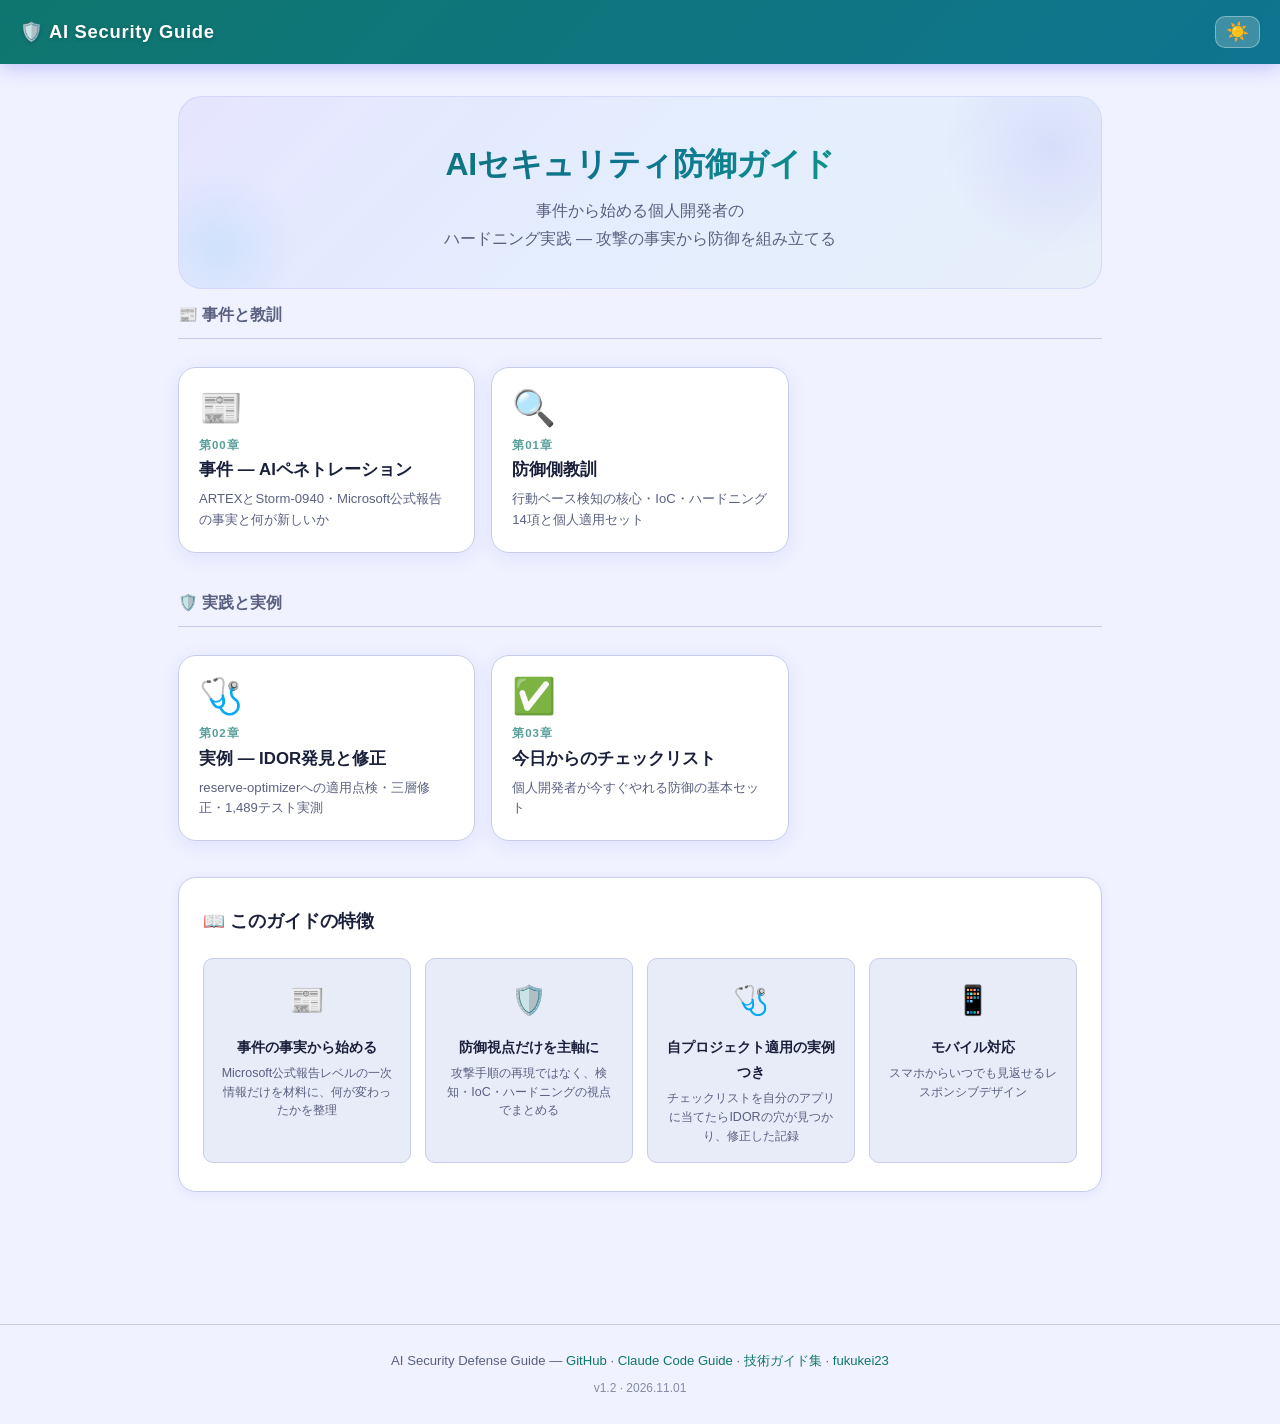
<file: docs/index.html>
<!DOCTYPE html>
<html lang="ja" data-theme="light">
<head>
    <meta charset="UTF-8">
    <meta name="viewport" content="width=device-width, initial-scale=1.0">
    <title>AIセキュリティ防御ガイド</title>
    <meta name="description" content="事件から始める個人開発者のハードニング実践 — AIペネトレーション事件の防御側教訓とIDOR修正実例">
    <meta property="og:title" content="AIセキュリティ防御ガイド">
    <meta property="og:description" content="事件から始める個人開発者のハードニング実践 — AIペネトレーション事件の防御側教訓とIDOR修正実例">
    <meta property="og:type" content="website">
    <meta property="og:url" content="https://fukukei23.github.io/ai-security-defense-guide/">
    <meta name="twitter:card" content="summary">
    <link rel="stylesheet" href="assets/style.css">
    <link rel="icon" href="data:image/svg+xml,<svg xmlns='http://www.w3.org/2000/svg' viewBox='0 0 100 100'><text y='.9em' font-size='90'>🛡️</text></svg>">
</head>
<body class="index-page">
    <header class="site-header">
        <span class="site-title">🛡️ AI Security Guide</span>
        <button class="theme-toggle" id="themeToggle" aria-label="テーマ切替">
            <span class="icon-light">☀️</span>
            <span class="icon-dark">🌙</span>
        </button>
    </header>

    <main class="content">
        <section class="hero">
            <h1>AIセキュリティ防御ガイド</h1>
            <p>事件から始める個人開発者の<br>ハードニング実践 — 攻撃の事実から防御を組み立てる</p>
        </section>

        
        <section class="chapter-category">
            <h2 class="chapter-category-heading">📰 事件と教訓</h2>
            <div class="chapter-grid">
                
                <a href="chapters/00-incident.html" class="chapter-card">
                    <div class="card-icon">📰</div>
                    <div class="card-number">第00章</div>
                    <h2 class="card-title">事件 — AIペネトレーション</h2>
                    <p class="card-desc">ARTEXとStorm-0940・Microsoft公式報告の事実と何が新しいか</p>
                </a>
                
                <a href="chapters/01-defense.html" class="chapter-card">
                    <div class="card-icon">🔍</div>
                    <div class="card-number">第01章</div>
                    <h2 class="card-title">防御側教訓</h2>
                    <p class="card-desc">行動ベース検知の核心・IoC・ハードニング14項と個人適用セット</p>
                </a>
                
            </div>
        </section>
        
        <section class="chapter-category">
            <h2 class="chapter-category-heading">🛡️ 実践と実例</h2>
            <div class="chapter-grid">
                
                <a href="chapters/02-case-study.html" class="chapter-card">
                    <div class="card-icon">🩺</div>
                    <div class="card-number">第02章</div>
                    <h2 class="card-title">実例 — IDOR発見と修正</h2>
                    <p class="card-desc">reserve-optimizerへの適用点検・三層修正・1,489テスト実測</p>
                </a>
                
                <a href="chapters/03-checklist.html" class="chapter-card">
                    <div class="card-icon">✅</div>
                    <div class="card-number">第03章</div>
                    <h2 class="card-title">今日からのチェックリスト</h2>
                    <p class="card-desc">個人開発者が今すぐやれる防御の基本セット</p>
                </a>
                
            </div>
        </section>
        

        <section class="features">
            <h2>📖 このガイドの特徴</h2>
            <div class="feature-grid">
                <div class="feature-item">
                    <span class="feature-icon">📰</span>
                    <h3>事件の事実から始める</h3>
                    <p>Microsoft公式報告レベルの一次情報だけを材料に、何が変わったかを整理</p>
                </div>
                <div class="feature-item">
                    <span class="feature-icon">🛡️</span>
                    <h3>防御視点だけを主軸に</h3>
                    <p>攻撃手順の再現ではなく、検知・IoC・ハードニングの視点でまとめる</p>
                </div>
                <div class="feature-item">
                    <span class="feature-icon">🩺</span>
                    <h3>自プロジェクト適用の実例つき</h3>
                    <p>チェックリストを自分のアプリに当てたらIDORの穴が見つかり、修正した記録</p>
                </div>
                <div class="feature-item">
                    <span class="feature-icon">📱</span>
                    <h3>モバイル対応</h3>
                    <p>スマホからいつでも見返せるレスポンシブデザイン</p>
                </div>
            </div>
        </section>
    </main>

    <footer class="site-footer">
        <p>AI Security Defense Guide — <a href="https://github.com/fukukei23/ai-security-defense-guide">GitHub</a>
         · <a href="https://fukukei23.github.io/claude-code-guide/">Claude Code Guide</a>
         · <a href="https://fukukei23.github.io/guides/">技術ガイド集</a>
         · <a href="https://fukukei23.github.io/">fukukei23</a></p>
        <p class="site-version">v1.2 · 2026.11.01</p>
    </footer>

    <script src="assets/script.js"></script>
</body>
</html>
</file>
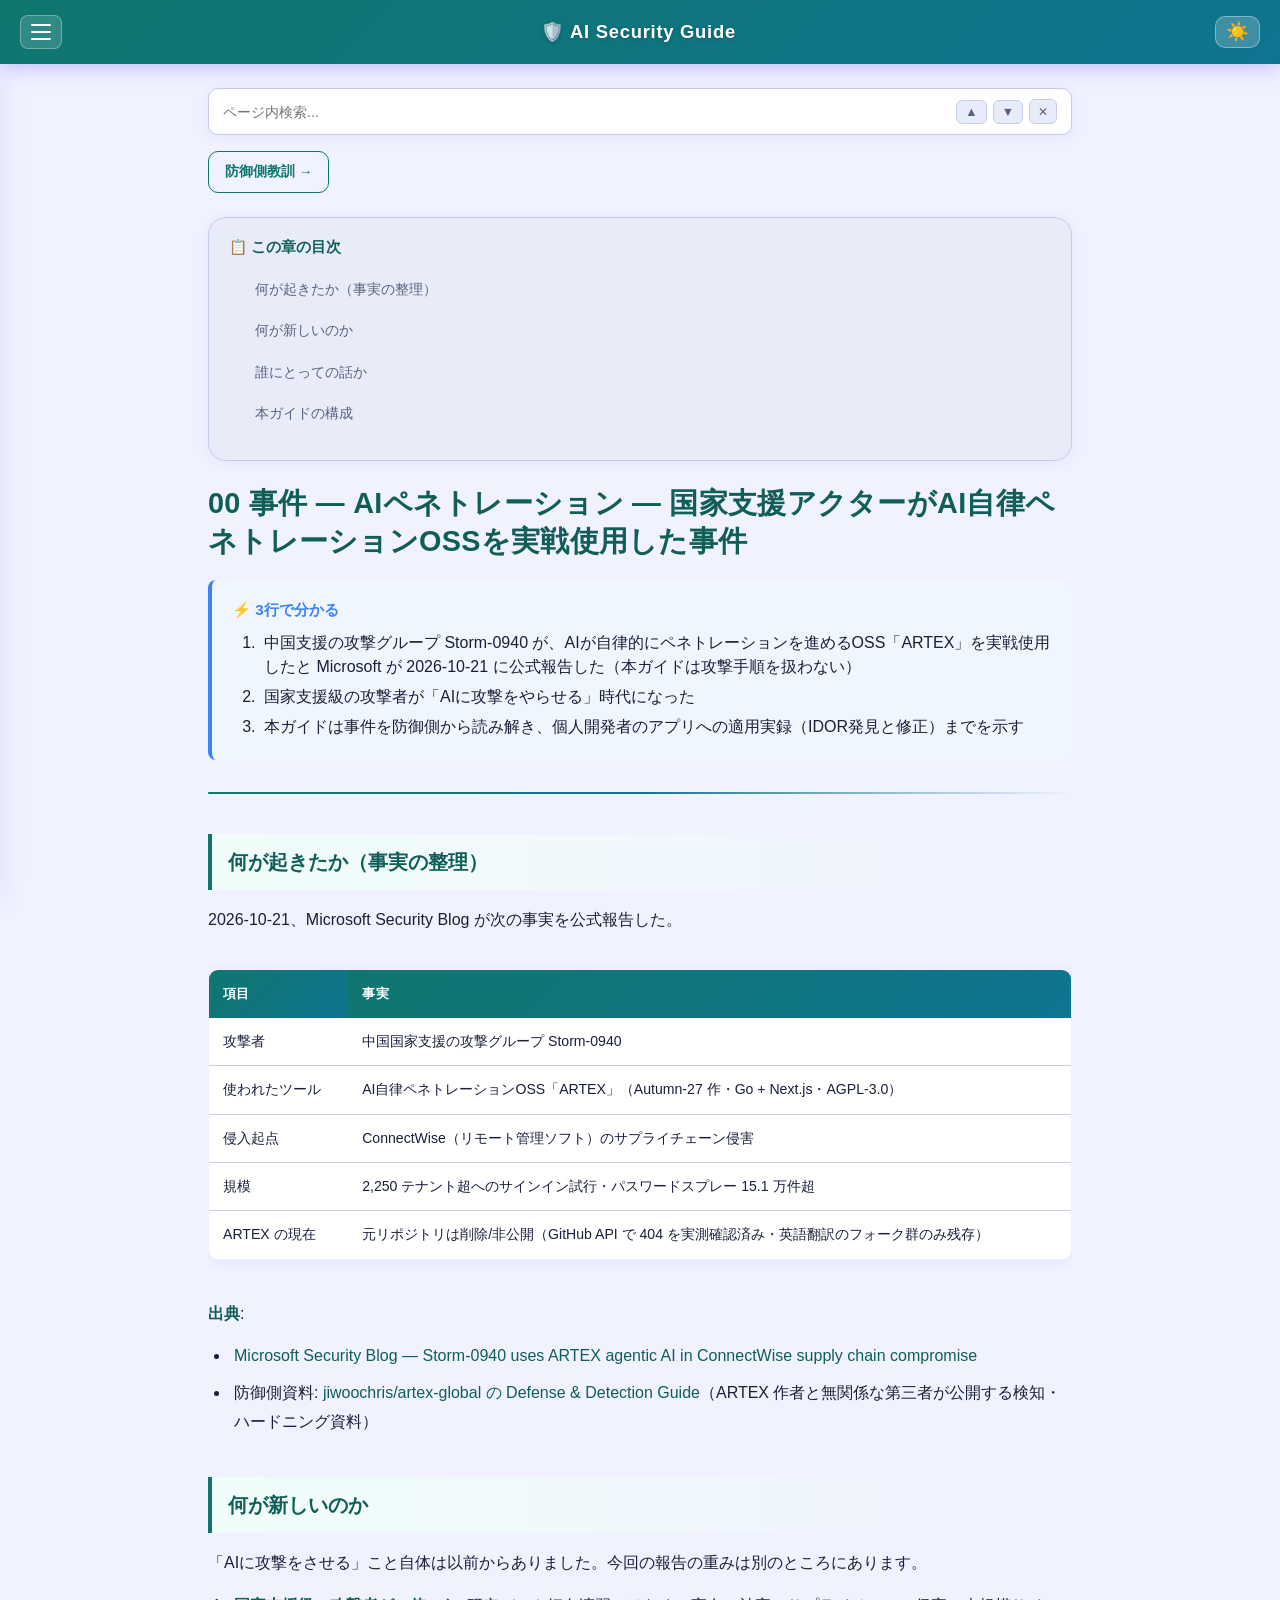
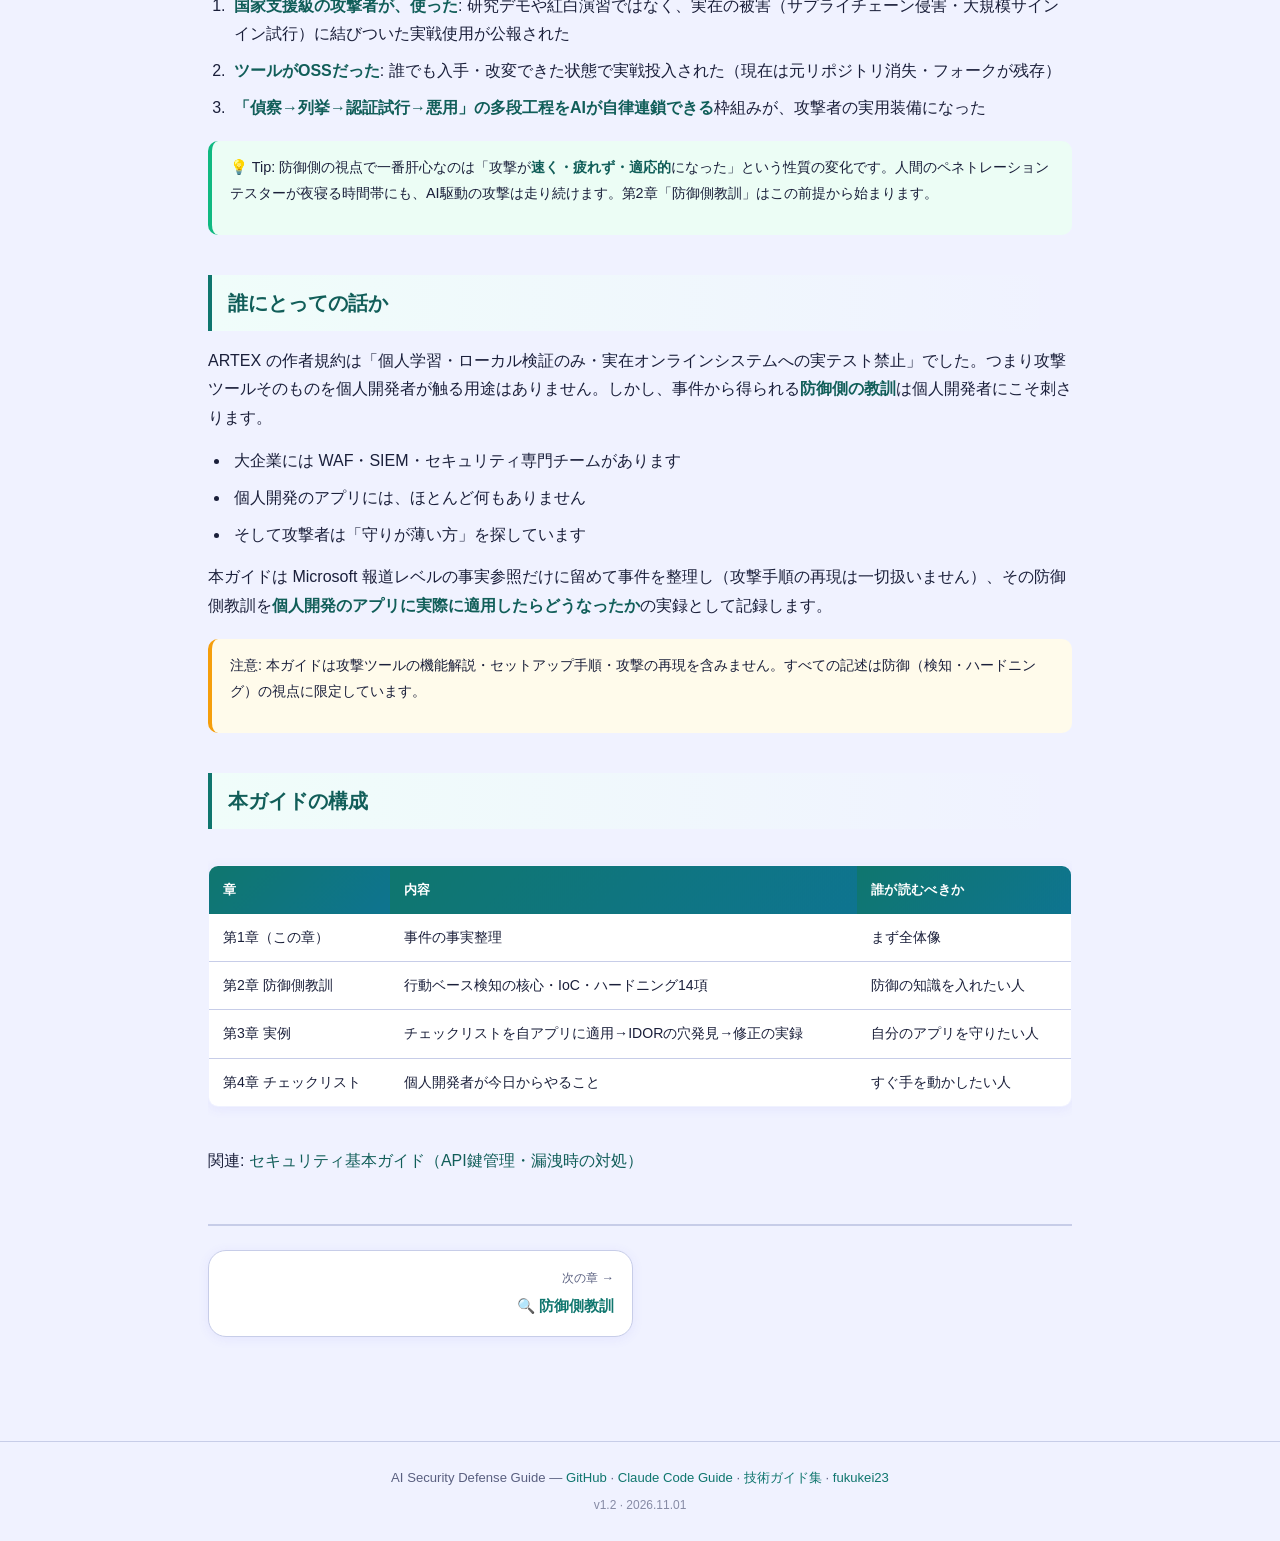
<file: docs/chapters/00-incident.html>
<!DOCTYPE html>
<html lang="ja" data-theme="light">
<head>
    <meta charset="UTF-8">
    <meta name="viewport" content="width=device-width, initial-scale=1.0">
    <title>事件 — AIペネトレーション — AIセキュリティ防御ガイド</title>
    <meta name="description" content="事件 — AIペネトレーションの解説 — 事件から始める個人開発者のハードニング実践">
    <meta property="og:title" content="事件 — AIペネトレーション — AIセキュリティ防御ガイド">
    <meta property="og:description" content="事件 — AIペネトレーションの解説 — 事件から始める個人開発者のハードニング実践">
    <meta property="og:type" content="article">
    <meta property="og:url" content="https://fukukei23.github.io/ai-security-defense-guide/chapters/00-incident.html">
    <meta name="twitter:card" content="summary">
    <link rel="stylesheet" href="../assets/style.css">
    <link rel="icon" href="data:image/svg+xml,<svg xmlns='http://www.w3.org/2000/svg' viewBox='0 0 100 100'><text y='.9em' font-size='90'>🛡️</text></svg>">
</head>
<body>
    <header class="site-header">
        <button class="menu-toggle" aria-label="メニュー" id="menuToggle">
            <span></span><span></span><span></span>
        </button>
        <a href="../index.html" class="site-title">🛡️ AI Security Guide</a>
        <button class="theme-toggle" id="themeToggle" aria-label="テーマ切替">
            <span class="icon-light">☀️</span>
            <span class="icon-dark">🌙</span>
        </button>
    </header>

    <nav class="sidebar" id="sidebar">
        <div class="sidebar-header">
            <a href="../index.html">🏠 ホーム</a>
        </div>
        
        <a href="00-incident.html"
           class="sidebar-link active">
            <span class="sidebar-icon">📰</span>
            事件 — AIペネトレーション
        </a>
        
        <a href="01-defense.html"
           class="sidebar-link">
            <span class="sidebar-icon">🔍</span>
            防御側教訓
        </a>
        
        <a href="02-case-study.html"
           class="sidebar-link">
            <span class="sidebar-icon">🩺</span>
            実例 — IDOR発見と修正
        </a>
        
        <a href="03-checklist.html"
           class="sidebar-link">
            <span class="sidebar-icon">✅</span>
            今日からのチェックリスト
        </a>
        
    </nav>
    <div class="sidebar-overlay" id="sidebarOverlay"></div>

    <main class="content">
        <div class="chapter-nav-top">
            
            
            <a href="01-defense.html" class="nav-next">防御側教訓 →</a>
            
        </div>

        <article class="chapter-body">
            <h1>00 事件 — AIペネトレーション — 国家支援アクターがAI自律ペネトレーションOSSを実戦使用した事件</h1>
<aside class="tldr">
<p><strong>3行で分かる</strong></p>
<ol>
<li>中国支援の攻撃グループ Storm-0940 が、AIが自律的にペネトレーションを進めるOSS「ARTEX」を実戦使用したと Microsoft が 2026-10-21 に公式報告した（本ガイドは攻撃手順を扱わない）</li>
<li>国家支援級の攻撃者が「AIに攻撃をやらせる」時代になった</li>
<li>本ガイドは事件を防御側から読み解き、個人開発者のアプリへの適用実録（IDOR発見と修正）までを示す</li>
</ol>
</aside>
<hr />
<h2>何が起きたか（事実の整理）</h2>
<p>2026-10-21、Microsoft Security Blog が次の事実を公式報告した。</p>
<div class="table-wrapper"><table>
<thead>
<tr>
<th>項目</th>
<th>事実</th>
</tr>
</thead>
<tbody>
<tr>
<td>攻撃者</td>
<td>中国国家支援の攻撃グループ Storm-0940</td>
</tr>
<tr>
<td>使われたツール</td>
<td>AI自律ペネトレーションOSS「ARTEX」（Autumn-27 作・Go + Next.js・AGPL-3.0）</td>
</tr>
<tr>
<td>侵入起点</td>
<td>ConnectWise（リモート管理ソフト）のサプライチェーン侵害</td>
</tr>
<tr>
<td>規模</td>
<td>2,250 テナント超へのサインイン試行・パスワードスプレー 15.1 万件超</td>
</tr>
<tr>
<td>ARTEX の現在</td>
<td>元リポジトリは削除/非公開（GitHub API で 404 を実測確認済み・英語翻訳のフォーク群のみ残存）</td>
</tr>
</tbody>
</table></div>
<p><strong>出典</strong>:</p>
<ul>
<li><a href="https://www.microsoft.com/en-us/security/blog/2026/10/21/storm-0940-uses-artex-agentic-ai-connectwise-supply-chain-compromise">Microsoft Security Blog — Storm-0940 uses ARTEX agentic AI in ConnectWise supply chain compromise</a></li>
<li>防御側資料: <a href="#">jiwoochris/artex-global の Defense &amp; Detection Guide</a>（ARTEX 作者と無関係な第三者が公開する検知・ハードニング資料）</li>
</ul>
<h2>何が新しいのか</h2>
<p>「AIに攻撃をさせる」こと自体は以前からありました。今回の報告の重みは別のところにあります。</p>
<ol>
<li><strong>国家支援級の攻撃者が、使った</strong>: 研究デモや紅白演習ではなく、実在の被害（サプライチェーン侵害・大規模サインイン試行）に結びついた実戦使用が公報された</li>
<li><strong>ツールがOSSだった</strong>: 誰でも入手・改変できた状態で実戦投入された（現在は元リポジトリ消失・フォークが残存）</li>
<li><strong>「偵察→列挙→認証試行→悪用」の多段工程をAIが自律連鎖できる</strong>枠組みが、攻撃者の実用装備になった</li>
</ol>
<div class="callout callout-tip"><p>💡 Tip: 防御側の視点で一番肝心なのは「攻撃が<strong>速く・疲れず・適応的</strong>になった」という性質の変化です。人間のペネトレーションテスターが夜寝る時間帯にも、AI駆動の攻撃は走り続けます。第2章「防御側教訓」はこの前提から始まります。</p></div>
<h2>誰にとっての話か</h2>
<p>ARTEX の作者規約は「個人学習・ローカル検証のみ・実在オンラインシステムへの実テスト禁止」でした。つまり攻撃ツールそのものを個人開発者が触る用途はありません。しかし、事件から得られる<strong>防御側の教訓</strong>は個人開発者にこそ刺さります。</p>
<ul>
<li>大企業には WAF・SIEM・セキュリティ専門チームがあります</li>
<li>個人開発のアプリには、ほとんど何もありません</li>
<li>そして攻撃者は「守りが薄い方」を探しています</li>
</ul>
<p>本ガイドは Microsoft 報道レベルの事実参照だけに留めて事件を整理し（攻撃手順の再現は一切扱いません）、その防御側教訓を<strong>個人開発のアプリに実際に適用したらどうなったか</strong>の実録として記録します。</p>
<div class="callout callout-warn"><p>注意: 本ガイドは攻撃ツールの機能解説・セットアップ手順・攻撃の再現を含みません。すべての記述は防御（検知・ハードニング）の視点に限定しています。</p></div>
<h2>本ガイドの構成</h2>
<div class="table-wrapper"><table>
<thead>
<tr>
<th>章</th>
<th>内容</th>
<th>誰が読むべきか</th>
</tr>
</thead>
<tbody>
<tr>
<td>第1章（この章）</td>
<td>事件の事実整理</td>
<td>まず全体像</td>
</tr>
<tr>
<td>第2章 防御側教訓</td>
<td>行動ベース検知の核心・IoC・ハードニング14項</td>
<td>防御の知識を入れたい人</td>
</tr>
<tr>
<td>第3章 実例</td>
<td>チェックリストを自アプリに適用→IDORの穴発見→修正の実録</td>
<td>自分のアプリを守りたい人</td>
</tr>
<tr>
<td>第4章 チェックリスト</td>
<td>個人開発者が今日からやること</td>
<td>すぐ手を動かしたい人</td>
</tr>
</tbody>
</table></div>
<p>関連: <a href="https://fukukei23.github.io/guides/security-basics/">セキュリティ基本ガイド（API鍵管理・漏洩時の対処）</a></p>

        </article>

        <nav class="chapter-nav-bottom">
            
            
            <a href="01-defense.html" class="nav-card next">
                <span class="nav-label">次の章 →</span>
                <span class="nav-title">🔍 防御側教訓</span>
            </a>
            
        </nav>
    </main>

    <footer class="site-footer">
        <p>AI Security Defense Guide — <a href="https://github.com/fukukei23/ai-security-defense-guide">GitHub</a>
         · <a href="https://fukukei23.github.io/claude-code-guide/">Claude Code Guide</a>
         · <a href="https://fukukei23.github.io/guides/">技術ガイド集</a>
         · <a href="https://fukukei23.github.io/">fukukei23</a></p>
        <p class="site-version">v1.2 · 2026.11.01</p>
    </footer>

    <script src="../assets/script.js"></script>
</body>
</html>
</file>
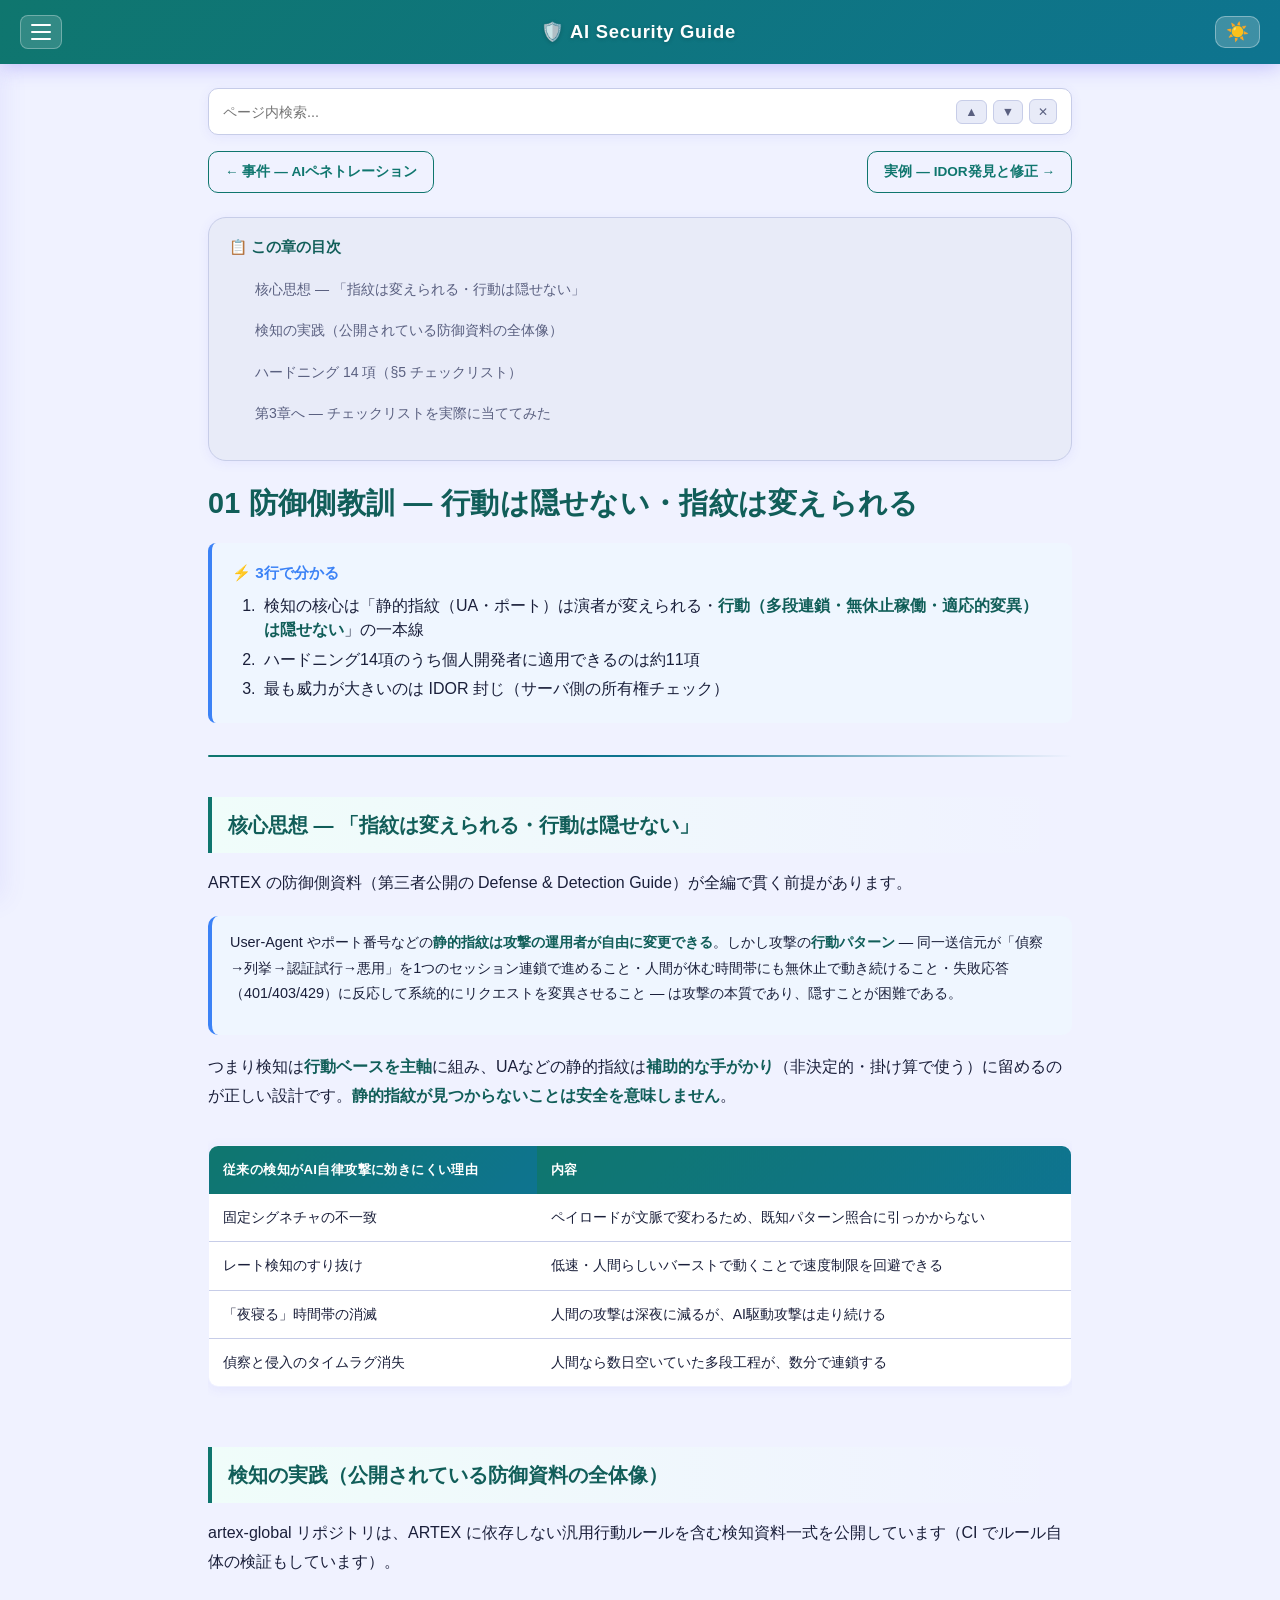
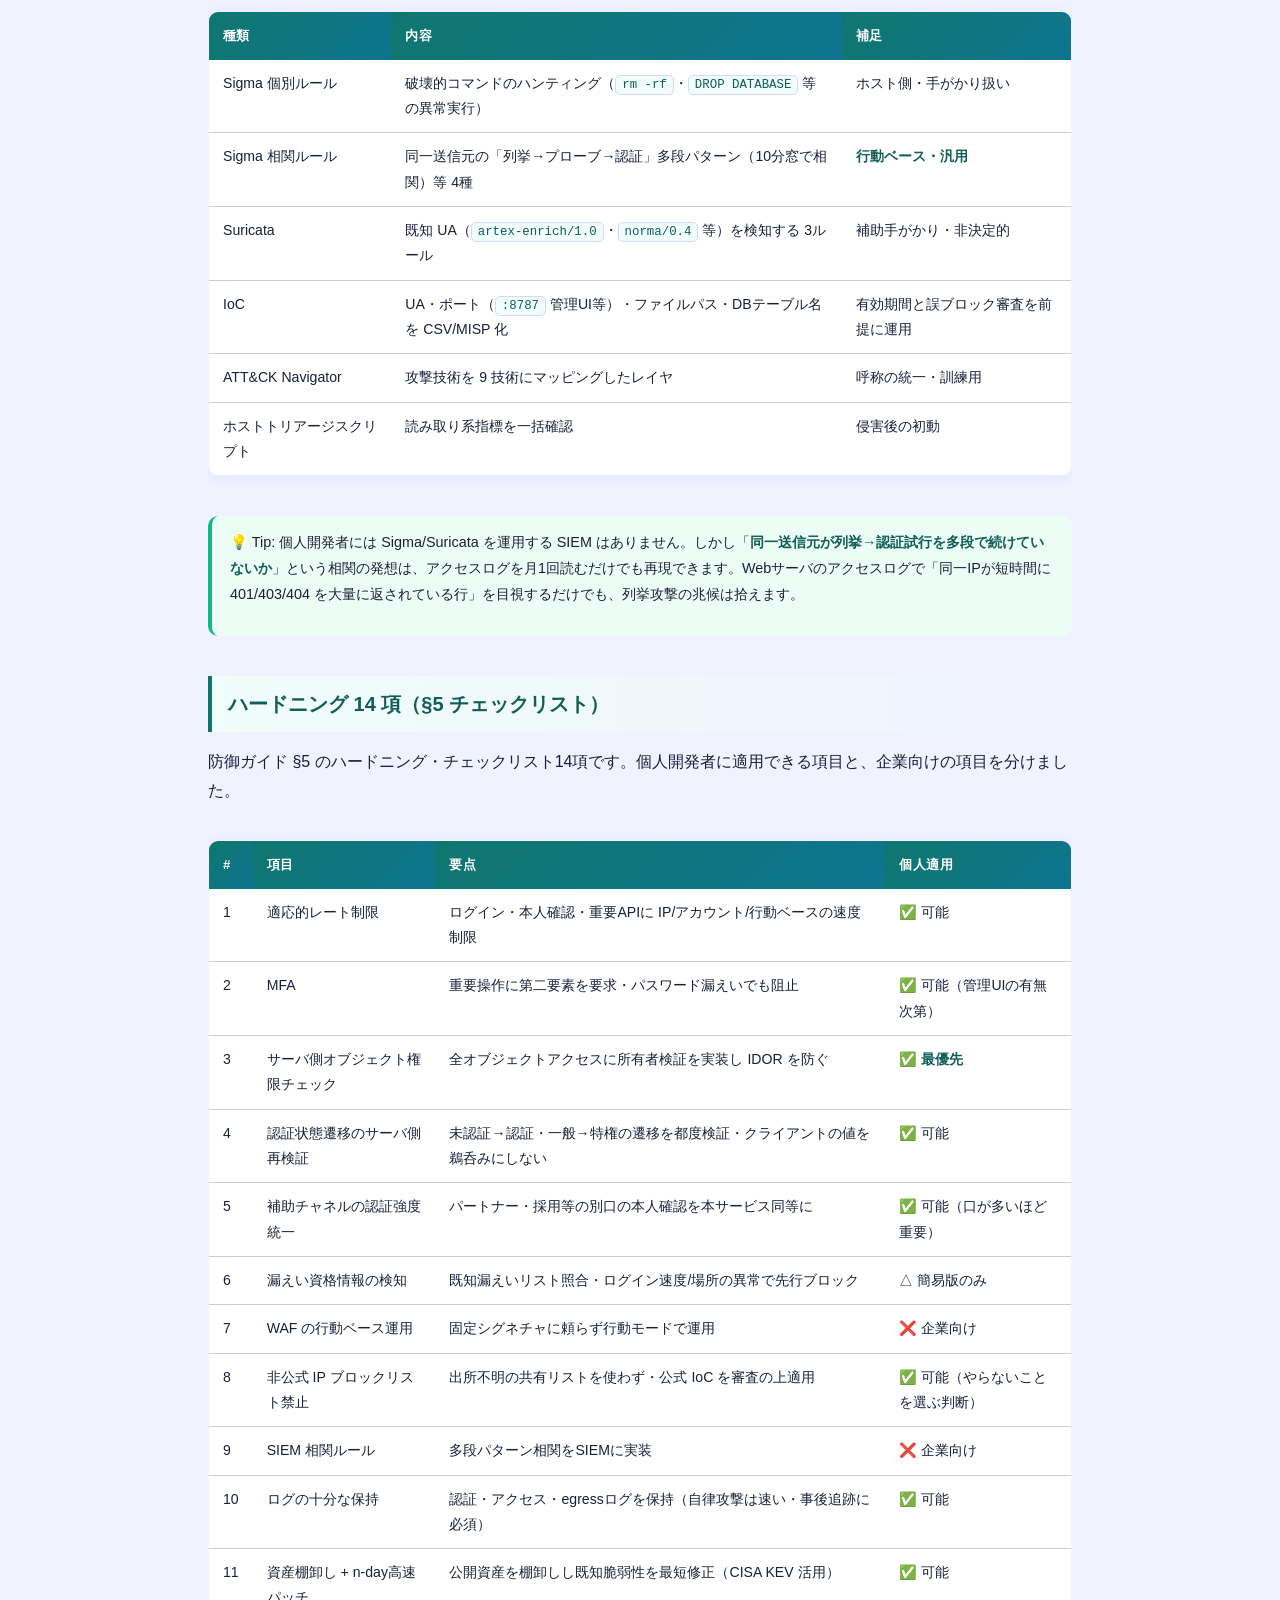
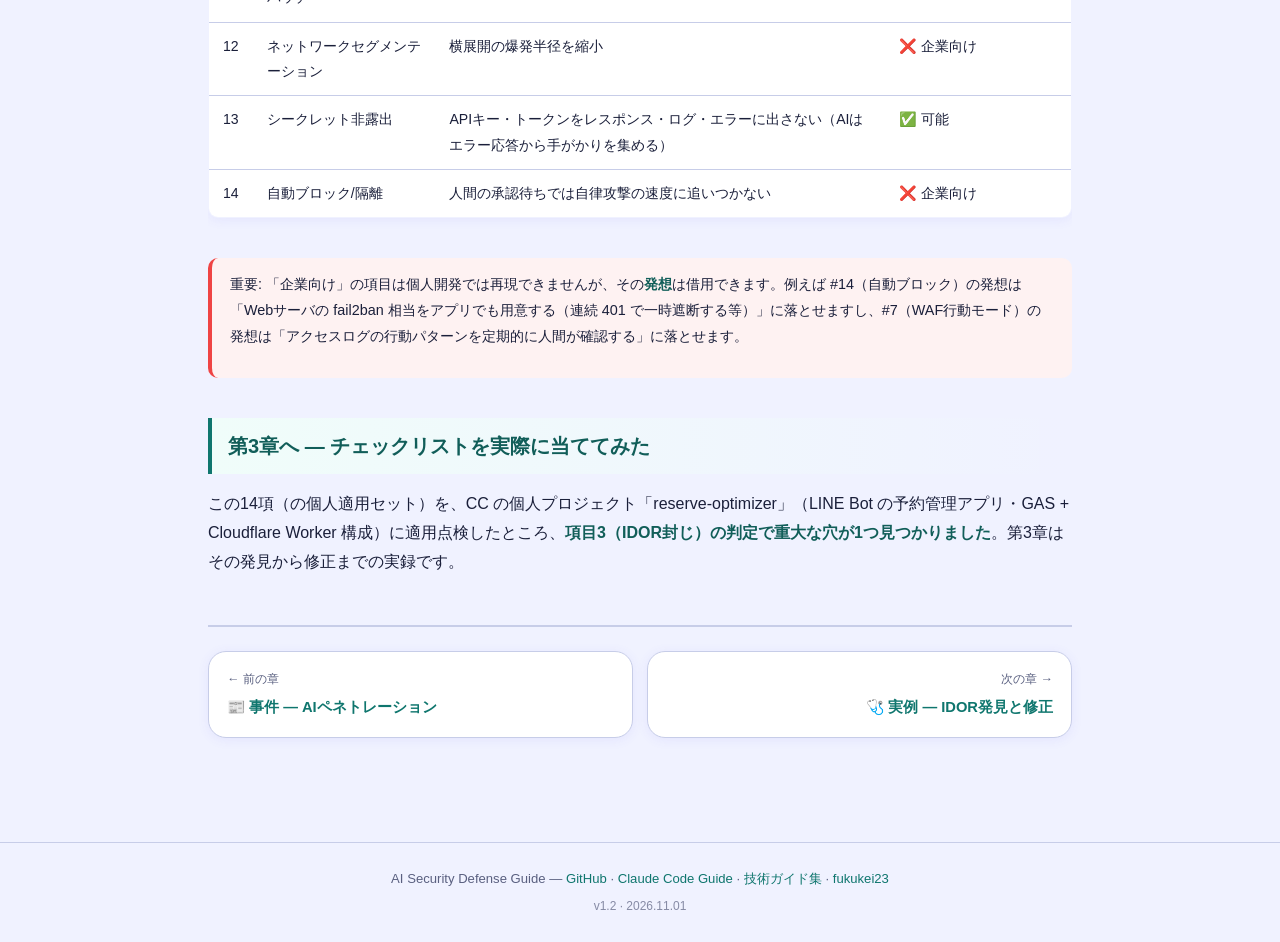
<file: docs/chapters/01-defense.html>
<!DOCTYPE html>
<html lang="ja" data-theme="light">
<head>
    <meta charset="UTF-8">
    <meta name="viewport" content="width=device-width, initial-scale=1.0">
    <title>防御側教訓 — AIセキュリティ防御ガイド</title>
    <meta name="description" content="防御側教訓の解説 — 事件から始める個人開発者のハードニング実践">
    <meta property="og:title" content="防御側教訓 — AIセキュリティ防御ガイド">
    <meta property="og:description" content="防御側教訓の解説 — 事件から始める個人開発者のハードニング実践">
    <meta property="og:type" content="article">
    <meta property="og:url" content="https://fukukei23.github.io/ai-security-defense-guide/chapters/01-defense.html">
    <meta name="twitter:card" content="summary">
    <link rel="stylesheet" href="../assets/style.css">
    <link rel="icon" href="data:image/svg+xml,<svg xmlns='http://www.w3.org/2000/svg' viewBox='0 0 100 100'><text y='.9em' font-size='90'>🛡️</text></svg>">
</head>
<body>
    <header class="site-header">
        <button class="menu-toggle" aria-label="メニュー" id="menuToggle">
            <span></span><span></span><span></span>
        </button>
        <a href="../index.html" class="site-title">🛡️ AI Security Guide</a>
        <button class="theme-toggle" id="themeToggle" aria-label="テーマ切替">
            <span class="icon-light">☀️</span>
            <span class="icon-dark">🌙</span>
        </button>
    </header>

    <nav class="sidebar" id="sidebar">
        <div class="sidebar-header">
            <a href="../index.html">🏠 ホーム</a>
        </div>
        
        <a href="00-incident.html"
           class="sidebar-link">
            <span class="sidebar-icon">📰</span>
            事件 — AIペネトレーション
        </a>
        
        <a href="01-defense.html"
           class="sidebar-link active">
            <span class="sidebar-icon">🔍</span>
            防御側教訓
        </a>
        
        <a href="02-case-study.html"
           class="sidebar-link">
            <span class="sidebar-icon">🩺</span>
            実例 — IDOR発見と修正
        </a>
        
        <a href="03-checklist.html"
           class="sidebar-link">
            <span class="sidebar-icon">✅</span>
            今日からのチェックリスト
        </a>
        
    </nav>
    <div class="sidebar-overlay" id="sidebarOverlay"></div>

    <main class="content">
        <div class="chapter-nav-top">
            
            <a href="00-incident.html" class="nav-prev">← 事件 — AIペネトレーション</a>
            
            
            <a href="02-case-study.html" class="nav-next">実例 — IDOR発見と修正 →</a>
            
        </div>

        <article class="chapter-body">
            <h1>01 防御側教訓 — 行動は隠せない・指紋は変えられる</h1>
<aside class="tldr">
<p><strong>3行で分かる</strong></p>
<ol>
<li>検知の核心は「静的指紋（UA・ポート）は演者が変えられる・<strong>行動（多段連鎖・無休止稼働・適応的変異）は隠せない</strong>」の一本線</li>
<li>ハードニング14項のうち個人開発者に適用できるのは約11項</li>
<li>最も威力が大きいのは IDOR 封じ（サーバ側の所有権チェック）</li>
</ol>
</aside>
<hr />
<h2>核心思想 — 「指紋は変えられる・行動は隠せない」</h2>
<p>ARTEX の防御側資料（第三者公開の Defense &amp; Detection Guide）が全編で貫く前提があります。</p>
<div class="callout callout-info"><p>User-Agent やポート番号などの<strong>静的指紋は攻撃の運用者が自由に変更できる</strong>。しかし攻撃の<strong>行動パターン</strong> — 同一送信元が「偵察→列挙→認証試行→悪用」を1つのセッション連鎖で進めること・人間が休む時間帯にも無休止で動き続けること・失敗応答（401/403/429）に反応して系統的にリクエストを変異させること — は攻撃の本質であり、隠すことが困難である。</p></div>
<p>つまり検知は<strong>行動ベースを主軸</strong>に組み、UAなどの静的指紋は<strong>補助的な手がかり</strong>（非決定的・掛け算で使う）に留めるのが正しい設計です。<strong>静的指紋が見つからないことは安全を意味しません</strong>。</p>
<div class="table-wrapper"><table>
<thead>
<tr>
<th>従来の検知がAI自律攻撃に効きにくい理由</th>
<th>内容</th>
</tr>
</thead>
<tbody>
<tr>
<td>固定シグネチャの不一致</td>
<td>ペイロードが文脈で変わるため、既知パターン照合に引っかからない</td>
</tr>
<tr>
<td>レート検知のすり抜け</td>
<td>低速・人間らしいバーストで動くことで速度制限を回避できる</td>
</tr>
<tr>
<td>「夜寝る」時間帯の消滅</td>
<td>人間の攻撃は深夜に減るが、AI駆動攻撃は走り続ける</td>
</tr>
<tr>
<td>偵察と侵入のタイムラグ消失</td>
<td>人間なら数日空いていた多段工程が、数分で連鎖する</td>
</tr>
</tbody>
</table></div>
<h2>検知の実践（公開されている防御資料の全体像）</h2>
<p>artex-global リポジトリは、ARTEX に依存しない汎用行動ルールを含む検知資料一式を公開しています（CI でルール自体の検証もしています）。</p>
<div class="table-wrapper"><table>
<thead>
<tr>
<th>種類</th>
<th>内容</th>
<th>補足</th>
</tr>
</thead>
<tbody>
<tr>
<td>Sigma 個別ルール</td>
<td>破壊的コマンドのハンティング（<code>rm -rf</code>・<code>DROP DATABASE</code> 等の異常実行）</td>
<td>ホスト側・手がかり扱い</td>
</tr>
<tr>
<td>Sigma 相関ルール</td>
<td>同一送信元の「列挙→プローブ→認証」多段パターン（10分窓で相関）等 4種</td>
<td><strong>行動ベース・汎用</strong></td>
</tr>
<tr>
<td>Suricata</td>
<td>既知 UA（<code>artex-enrich/1.0</code>・<code>norma/0.4</code> 等）を検知する 3ルール</td>
<td>補助手がかり・非決定的</td>
</tr>
<tr>
<td>IoC</td>
<td>UA・ポート（<code>:8787</code> 管理UI等）・ファイルパス・DBテーブル名を CSV/MISP 化</td>
<td>有効期間と誤ブロック審査を前提に運用</td>
</tr>
<tr>
<td>ATT&amp;CK Navigator</td>
<td>攻撃技術を 9 技術にマッピングしたレイヤ</td>
<td>呼称の統一・訓練用</td>
</tr>
<tr>
<td>ホストトリアージスクリプト</td>
<td>読み取り系指標を一括確認</td>
<td>侵害後の初動</td>
</tr>
</tbody>
</table></div>
<div class="callout callout-tip"><p>💡 Tip: 個人開発者には Sigma/Suricata を運用する SIEM はありません。しかし「<strong>同一送信元が列挙→認証試行を多段で続けていないか</strong>」という相関の発想は、アクセスログを月1回読むだけでも再現できます。Webサーバのアクセスログで「同一IPが短時間に 401/403/404 を大量に返されている行」を目視するだけでも、列挙攻撃の兆候は拾えます。</p></div>
<h2>ハードニング 14 項（§5 チェックリスト）</h2>
<p>防御ガイド §5 のハードニング・チェックリスト14項です。個人開発者に適用できる項目と、企業向けの項目を分けました。</p>
<div class="table-wrapper"><table>
<thead>
<tr>
<th>#</th>
<th>項目</th>
<th>要点</th>
<th>個人適用</th>
</tr>
</thead>
<tbody>
<tr>
<td>1</td>
<td>適応的レート制限</td>
<td>ログイン・本人確認・重要APIに IP/アカウント/行動ベースの速度制限</td>
<td>✅ 可能</td>
</tr>
<tr>
<td>2</td>
<td>MFA</td>
<td>重要操作に第二要素を要求・パスワード漏えいでも阻止</td>
<td>✅ 可能（管理UIの有無次第）</td>
</tr>
<tr>
<td>3</td>
<td>サーバ側オブジェクト権限チェック</td>
<td>全オブジェクトアクセスに所有者検証を実装し IDOR を防ぐ</td>
<td>✅ <strong>最優先</strong></td>
</tr>
<tr>
<td>4</td>
<td>認証状態遷移のサーバ側再検証</td>
<td>未認証→認証・一般→特権の遷移を都度検証・クライアントの値を鵜呑みにしない</td>
<td>✅ 可能</td>
</tr>
<tr>
<td>5</td>
<td>補助チャネルの認証強度統一</td>
<td>パートナー・採用等の別口の本人確認を本サービス同等に</td>
<td>✅ 可能（口が多いほど重要）</td>
</tr>
<tr>
<td>6</td>
<td>漏えい資格情報の検知</td>
<td>既知漏えいリスト照合・ログイン速度/場所の異常で先行ブロック</td>
<td>△ 簡易版のみ</td>
</tr>
<tr>
<td>7</td>
<td>WAF の行動ベース運用</td>
<td>固定シグネチャに頼らず行動モードで運用</td>
<td>❌ 企業向け</td>
</tr>
<tr>
<td>8</td>
<td>非公式 IP ブロックリスト禁止</td>
<td>出所不明の共有リストを使わず・公式 IoC を審査の上適用</td>
<td>✅ 可能（やらないことを選ぶ判断）</td>
</tr>
<tr>
<td>9</td>
<td>SIEM 相関ルール</td>
<td>多段パターン相関をSIEMに実装</td>
<td>❌ 企業向け</td>
</tr>
<tr>
<td>10</td>
<td>ログの十分な保持</td>
<td>認証・アクセス・egressログを保持（自律攻撃は速い・事後追跡に必須）</td>
<td>✅ 可能</td>
</tr>
<tr>
<td>11</td>
<td>資産棚卸し + n-day高速パッチ</td>
<td>公開資産を棚卸しし既知脆弱性を最短修正（CISA KEV 活用）</td>
<td>✅ 可能</td>
</tr>
<tr>
<td>12</td>
<td>ネットワークセグメンテーション</td>
<td>横展開の爆発半径を縮小</td>
<td>❌ 企業向け</td>
</tr>
<tr>
<td>13</td>
<td>シークレット非露出</td>
<td>APIキー・トークンをレスポンス・ログ・エラーに出さない（AIはエラー応答から手がかりを集める）</td>
<td>✅ 可能</td>
</tr>
<tr>
<td>14</td>
<td>自動ブロック/隔離</td>
<td>人間の承認待ちでは自律攻撃の速度に追いつかない</td>
<td>❌ 企業向け</td>
</tr>
</tbody>
</table></div>
<div class="callout callout-danger"><p>重要: 「企業向け」の項目は個人開発では再現できませんが、その<strong>発想</strong>は借用できます。例えば #14（自動ブロック）の発想は「Webサーバの fail2ban 相当をアプリでも用意する（連続 401 で一時遮断する等）」に落とせますし、#7（WAF行動モード）の発想は「アクセスログの行動パターンを定期的に人間が確認する」に落とせます。</p></div>
<h2>第3章へ — チェックリストを実際に当ててみた</h2>
<p>この14項（の個人適用セット）を、CC の個人プロジェクト「reserve-optimizer」（LINE Bot の予約管理アプリ・GAS + Cloudflare Worker 構成）に適用点検したところ、<strong>項目3（IDOR封じ）の判定で重大な穴が1つ見つかりました</strong>。第3章はその発見から修正までの実録です。</p>

        </article>

        <nav class="chapter-nav-bottom">
            
            <a href="00-incident.html" class="nav-card prev">
                <span class="nav-label">← 前の章</span>
                <span class="nav-title">📰 事件 — AIペネトレーション</span>
            </a>
            
            
            <a href="02-case-study.html" class="nav-card next">
                <span class="nav-label">次の章 →</span>
                <span class="nav-title">🩺 実例 — IDOR発見と修正</span>
            </a>
            
        </nav>
    </main>

    <footer class="site-footer">
        <p>AI Security Defense Guide — <a href="https://github.com/fukukei23/ai-security-defense-guide">GitHub</a>
         · <a href="https://fukukei23.github.io/claude-code-guide/">Claude Code Guide</a>
         · <a href="https://fukukei23.github.io/guides/">技術ガイド集</a>
         · <a href="https://fukukei23.github.io/">fukukei23</a></p>
        <p class="site-version">v1.2 · 2026.11.01</p>
    </footer>

    <script src="../assets/script.js"></script>
</body>
</html>
</file>
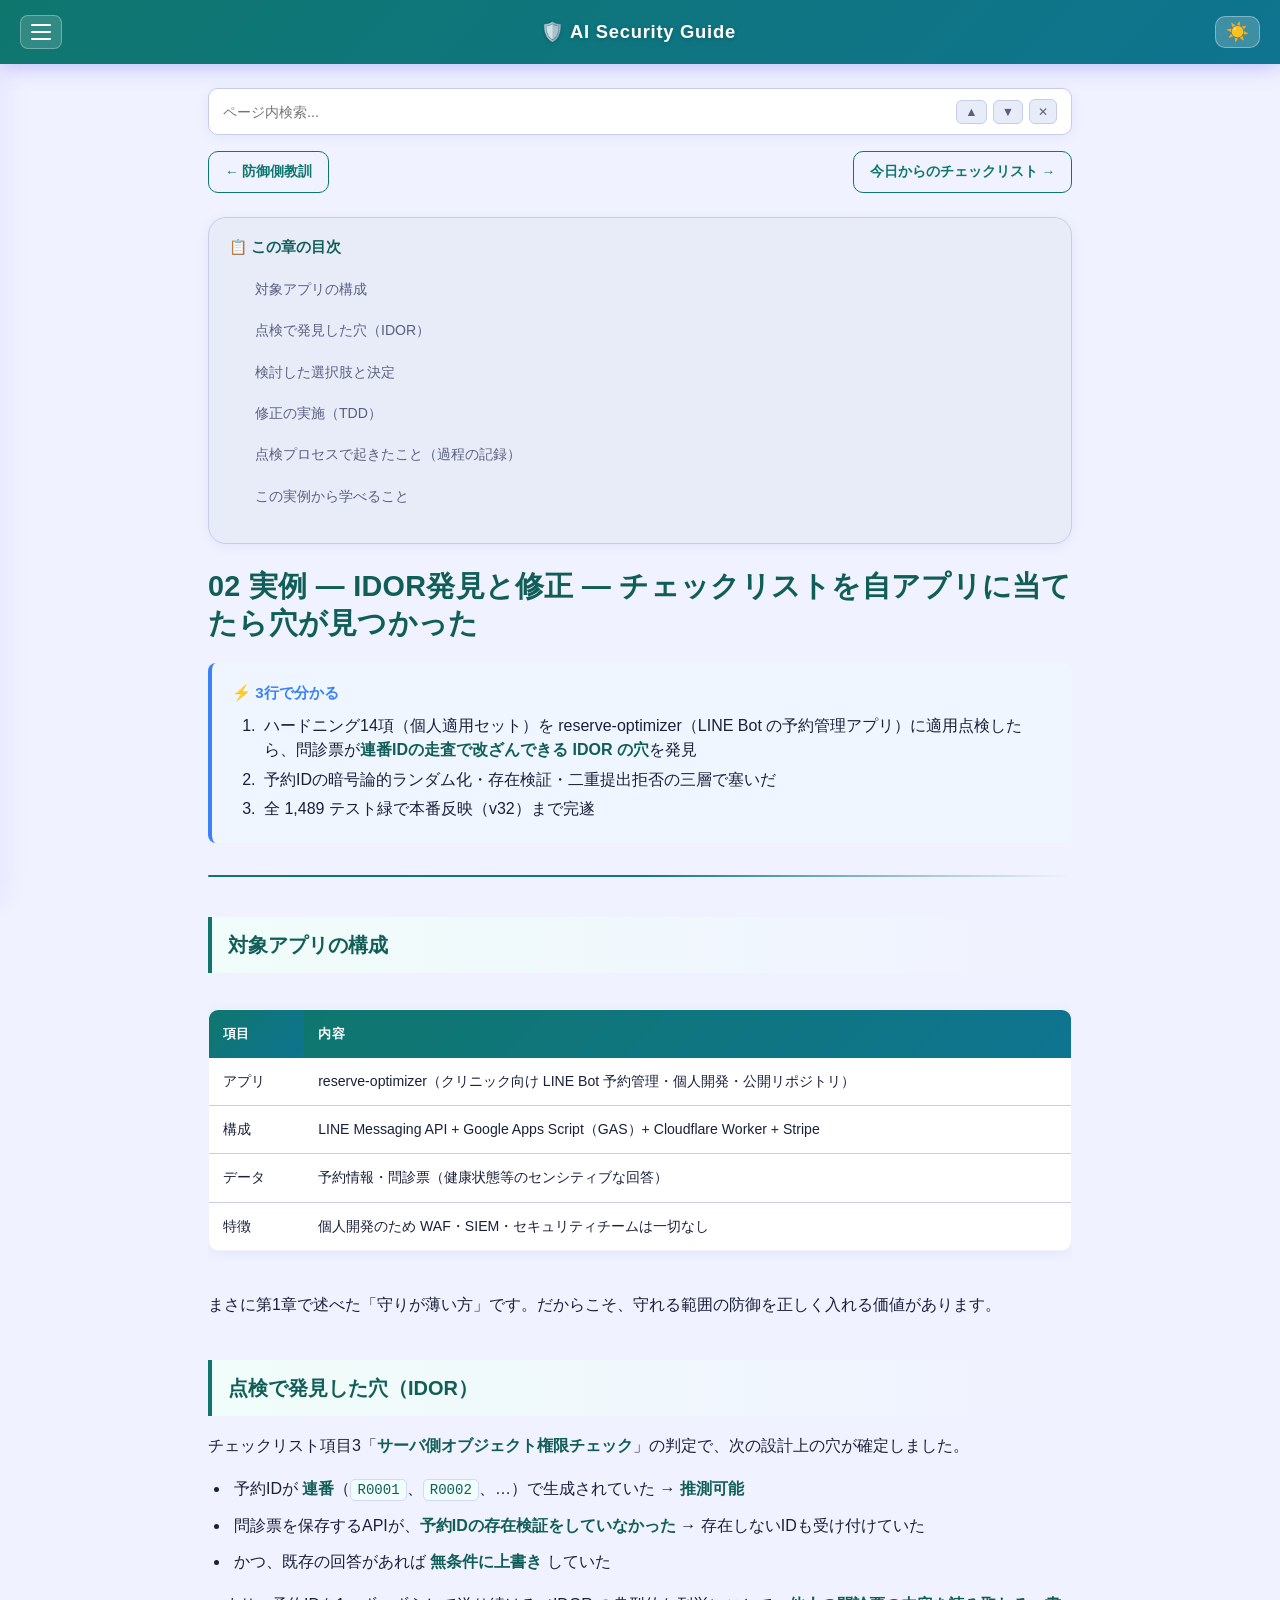
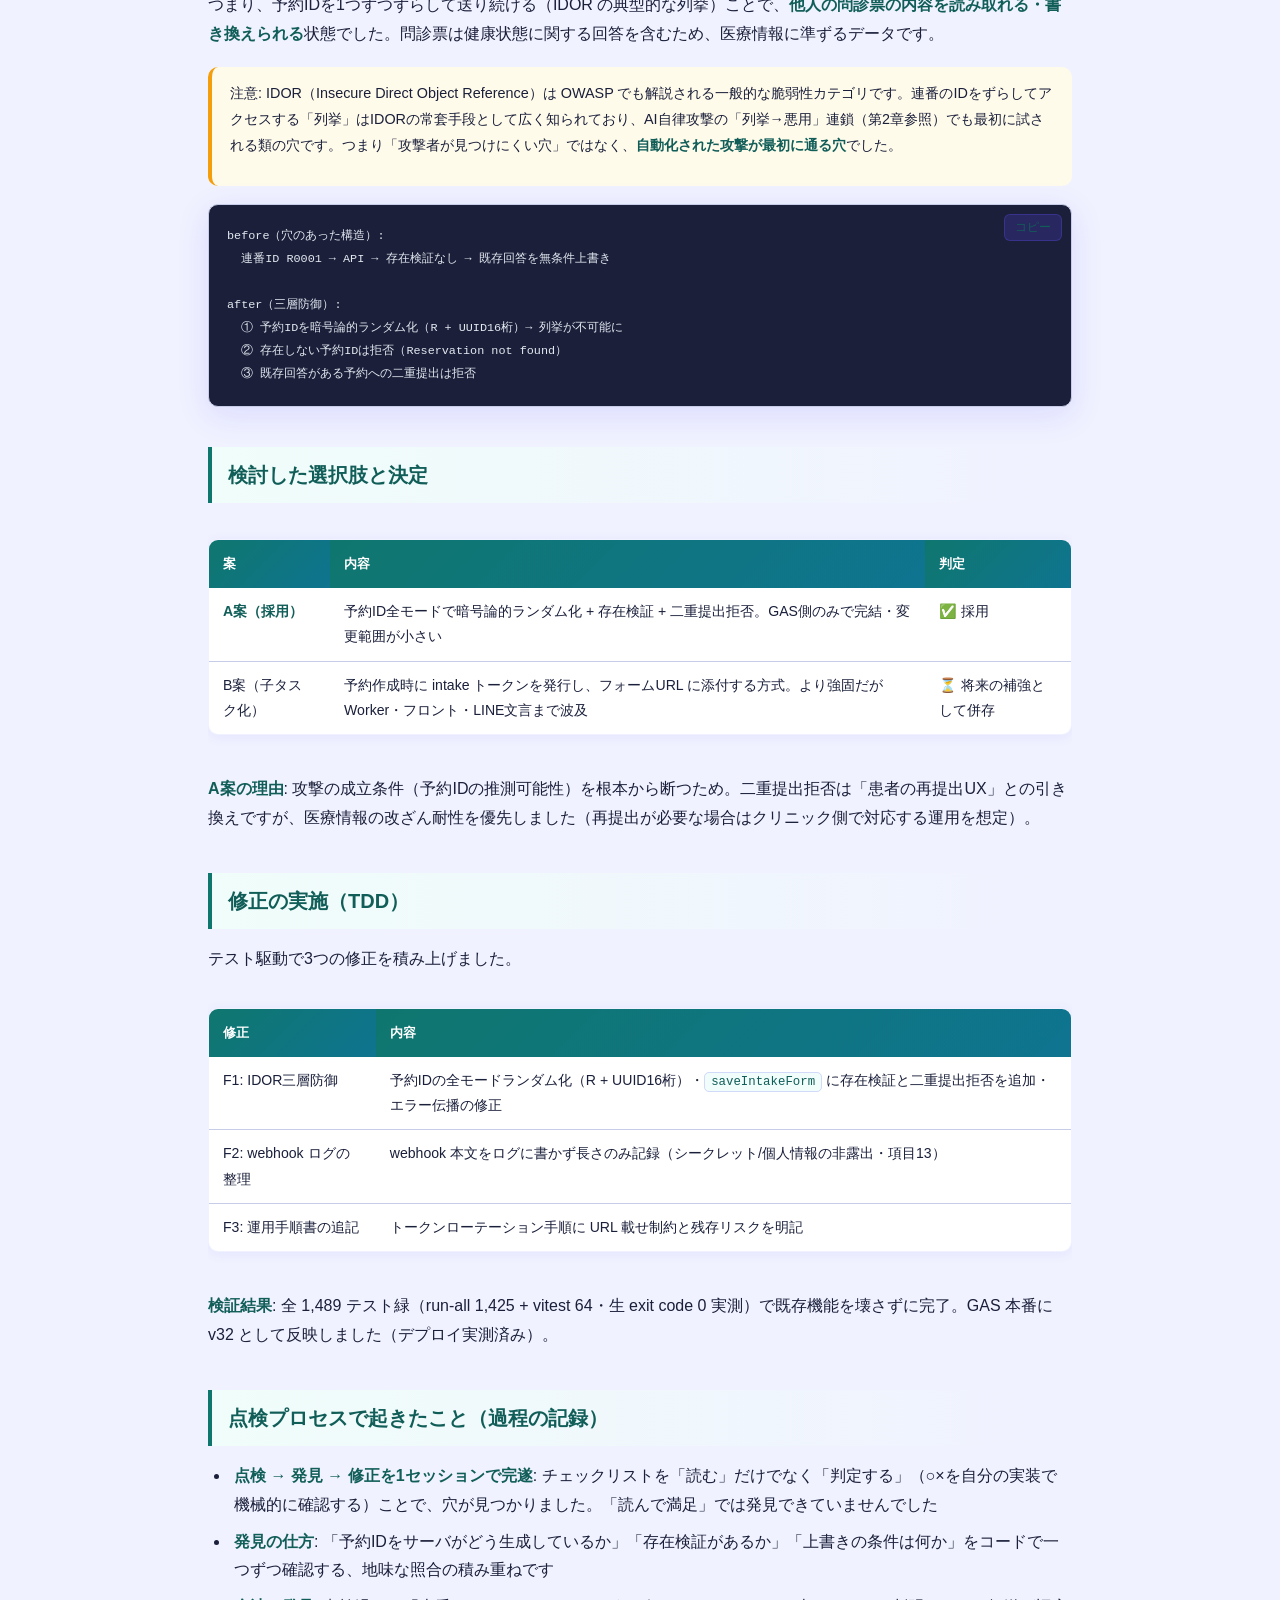
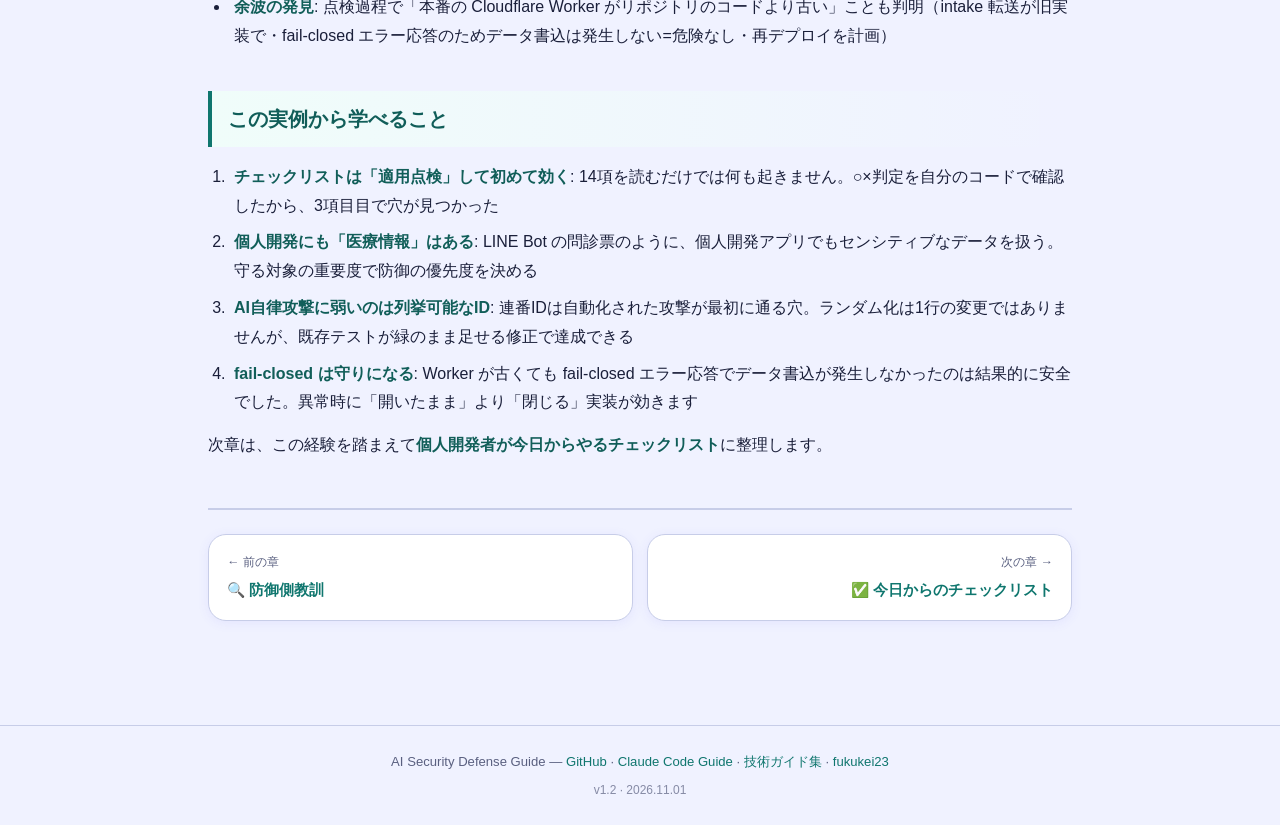
<file: docs/chapters/02-case-study.html>
<!DOCTYPE html>
<html lang="ja" data-theme="light">
<head>
    <meta charset="UTF-8">
    <meta name="viewport" content="width=device-width, initial-scale=1.0">
    <title>実例 — IDOR発見と修正 — AIセキュリティ防御ガイド</title>
    <meta name="description" content="実例 — IDOR発見と修正の解説 — 事件から始める個人開発者のハードニング実践">
    <meta property="og:title" content="実例 — IDOR発見と修正 — AIセキュリティ防御ガイド">
    <meta property="og:description" content="実例 — IDOR発見と修正の解説 — 事件から始める個人開発者のハードニング実践">
    <meta property="og:type" content="article">
    <meta property="og:url" content="https://fukukei23.github.io/ai-security-defense-guide/chapters/02-case-study.html">
    <meta name="twitter:card" content="summary">
    <link rel="stylesheet" href="../assets/style.css">
    <link rel="icon" href="data:image/svg+xml,<svg xmlns='http://www.w3.org/2000/svg' viewBox='0 0 100 100'><text y='.9em' font-size='90'>🛡️</text></svg>">
</head>
<body>
    <header class="site-header">
        <button class="menu-toggle" aria-label="メニュー" id="menuToggle">
            <span></span><span></span><span></span>
        </button>
        <a href="../index.html" class="site-title">🛡️ AI Security Guide</a>
        <button class="theme-toggle" id="themeToggle" aria-label="テーマ切替">
            <span class="icon-light">☀️</span>
            <span class="icon-dark">🌙</span>
        </button>
    </header>

    <nav class="sidebar" id="sidebar">
        <div class="sidebar-header">
            <a href="../index.html">🏠 ホーム</a>
        </div>
        
        <a href="00-incident.html"
           class="sidebar-link">
            <span class="sidebar-icon">📰</span>
            事件 — AIペネトレーション
        </a>
        
        <a href="01-defense.html"
           class="sidebar-link">
            <span class="sidebar-icon">🔍</span>
            防御側教訓
        </a>
        
        <a href="02-case-study.html"
           class="sidebar-link active">
            <span class="sidebar-icon">🩺</span>
            実例 — IDOR発見と修正
        </a>
        
        <a href="03-checklist.html"
           class="sidebar-link">
            <span class="sidebar-icon">✅</span>
            今日からのチェックリスト
        </a>
        
    </nav>
    <div class="sidebar-overlay" id="sidebarOverlay"></div>

    <main class="content">
        <div class="chapter-nav-top">
            
            <a href="01-defense.html" class="nav-prev">← 防御側教訓</a>
            
            
            <a href="03-checklist.html" class="nav-next">今日からのチェックリスト →</a>
            
        </div>

        <article class="chapter-body">
            <h1>02 実例 — IDOR発見と修正 — チェックリストを自アプリに当てたら穴が見つかった</h1>
<aside class="tldr">
<p><strong>3行で分かる</strong></p>
<ol>
<li>ハードニング14項（個人適用セット）を reserve-optimizer（LINE Bot の予約管理アプリ）に適用点検したら、問診票が<strong>連番IDの走査で改ざんできる IDOR の穴</strong>を発見</li>
<li>予約IDの暗号論的ランダム化・存在検証・二重提出拒否の三層で塞いだ</li>
<li>全 1,489 テスト緑で本番反映（v32）まで完遂</li>
</ol>
</aside>
<hr />
<h2>対象アプリの構成</h2>
<div class="table-wrapper"><table>
<thead>
<tr>
<th>項目</th>
<th>内容</th>
</tr>
</thead>
<tbody>
<tr>
<td>アプリ</td>
<td>reserve-optimizer（クリニック向け LINE Bot 予約管理・個人開発・公開リポジトリ）</td>
</tr>
<tr>
<td>構成</td>
<td>LINE Messaging API + Google Apps Script（GAS）+ Cloudflare Worker + Stripe</td>
</tr>
<tr>
<td>データ</td>
<td>予約情報・問診票（健康状態等のセンシティブな回答）</td>
</tr>
<tr>
<td>特徴</td>
<td>個人開発のため WAF・SIEM・セキュリティチームは一切なし</td>
</tr>
</tbody>
</table></div>
<p>まさに第1章で述べた「守りが薄い方」です。だからこそ、守れる範囲の防御を正しく入れる価値があります。</p>
<h2>点検で発見した穴（IDOR）</h2>
<p>チェックリスト項目3「<strong>サーバ側オブジェクト権限チェック</strong>」の判定で、次の設計上の穴が確定しました。</p>
<ul>
<li>予約IDが <strong>連番</strong>（<code>R0001</code>、<code>R0002</code>、…）で生成されていた → <strong>推測可能</strong></li>
<li>問診票を保存するAPIが、<strong>予約IDの存在検証をしていなかった</strong> → 存在しないIDも受け付けていた</li>
<li>かつ、既存の回答があれば <strong>無条件に上書き</strong> していた</li>
</ul>
<p>つまり、予約IDを1つずつずらして送り続ける（IDOR の典型的な列挙）ことで、<strong>他人の問診票の内容を読み取れる・書き換えられる</strong>状態でした。問診票は健康状態に関する回答を含むため、医療情報に準ずるデータです。</p>
<div class="callout callout-warn"><p>注意: IDOR（Insecure Direct Object Reference）は OWASP でも解説される一般的な脆弱性カテゴリです。連番のIDをずらしてアクセスする「列挙」はIDORの常套手段として広く知られており、AI自律攻撃の「列挙→悪用」連鎖（第2章参照）でも最初に試される類の穴です。つまり「攻撃者が見つけにくい穴」ではなく、<strong>自動化された攻撃が最初に通る穴</strong>でした。</p></div>
<pre><code>before（穴のあった構造）:
  連番ID R0001 → API → 存在検証なし → 既存回答を無条件上書き

after（三層防御）:
  ① 予約IDを暗号論的ランダム化（R + UUID16桁）→ 列挙が不可能に
  ② 存在しない予約IDは拒否（Reservation not found）
  ③ 既存回答がある予約への二重提出は拒否
</code></pre>
<h2>検討した選択肢と決定</h2>
<div class="table-wrapper"><table>
<thead>
<tr>
<th>案</th>
<th>内容</th>
<th>判定</th>
</tr>
</thead>
<tbody>
<tr>
<td><strong>A案（採用）</strong></td>
<td>予約ID全モードで暗号論的ランダム化 + 存在検証 + 二重提出拒否。GAS側のみで完結・変更範囲が小さい</td>
<td>✅ 採用</td>
</tr>
<tr>
<td>B案（子タスク化）</td>
<td>予約作成時に intake トークンを発行し、フォームURL に添付する方式。より強固だが Worker・フロント・LINE文言まで波及</td>
<td>⏳ 将来の補強として併存</td>
</tr>
</tbody>
</table></div>
<p><strong>A案の理由</strong>: 攻撃の成立条件（予約IDの推測可能性）を根本から断つため。二重提出拒否は「患者の再提出UX」との引き換えですが、医療情報の改ざん耐性を優先しました（再提出が必要な場合はクリニック側で対応する運用を想定）。</p>
<h2>修正の実施（TDD）</h2>
<p>テスト駆動で3つの修正を積み上げました。</p>
<div class="table-wrapper"><table>
<thead>
<tr>
<th>修正</th>
<th>内容</th>
</tr>
</thead>
<tbody>
<tr>
<td>F1: IDOR三層防御</td>
<td>予約IDの全モードランダム化（R + UUID16桁）・<code>saveIntakeForm</code> に存在検証と二重提出拒否を追加・エラー伝播の修正</td>
</tr>
<tr>
<td>F2: webhook ログの整理</td>
<td>webhook 本文をログに書かず長さのみ記録（シークレット/個人情報の非露出・項目13）</td>
</tr>
<tr>
<td>F3: 運用手順書の追記</td>
<td>トークンローテーション手順に URL 載せ制約と残存リスクを明記</td>
</tr>
</tbody>
</table></div>
<p><strong>検証結果</strong>: 全 1,489 テスト緑（run-all 1,425 + vitest 64・生 exit code 0 実測）で既存機能を壊さずに完了。GAS 本番に v32 として反映しました（デプロイ実測済み）。</p>
<h2>点検プロセスで起きたこと（過程の記録）</h2>
<ul>
<li><strong>点検 → 発見 → 修正を1セッションで完遂</strong>: チェックリストを「読む」だけでなく「判定する」（○×を自分の実装で機械的に確認する）ことで、穴が見つかりました。「読んで満足」では発見できていませんでした</li>
<li><strong>発見の仕方</strong>: 「予約IDをサーバがどう生成しているか」「存在検証があるか」「上書きの条件は何か」をコードで一つずつ確認する、地味な照合の積み重ねです</li>
<li><strong>余波の発見</strong>: 点検過程で「本番の Cloudflare Worker がリポジトリのコードより古い」ことも判明（intake 転送が旧実装で・fail-closed エラー応答のためデータ書込は発生しない=危険なし・再デプロイを計画）</li>
</ul>
<h2>この実例から学べること</h2>
<ol>
<li><strong>チェックリストは「適用点検」して初めて効く</strong>: 14項を読むだけでは何も起きません。○×判定を自分のコードで確認したから、3項目目で穴が見つかった</li>
<li><strong>個人開発にも「医療情報」はある</strong>: LINE Bot の問診票のように、個人開発アプリでもセンシティブなデータを扱う。守る対象の重要度で防御の優先度を決める</li>
<li><strong>AI自律攻撃に弱いのは列挙可能なID</strong>: 連番IDは自動化された攻撃が最初に通る穴。ランダム化は1行の変更ではありませんが、既存テストが緑のまま足せる修正で達成できる</li>
<li><strong>fail-closed は守りになる</strong>: Worker が古くても fail-closed エラー応答でデータ書込が発生しなかったのは結果的に安全でした。異常時に「開いたまま」より「閉じる」実装が効きます</li>
</ol>
<p>次章は、この経験を踏まえて<strong>個人開発者が今日からやるチェックリスト</strong>に整理します。</p>

        </article>

        <nav class="chapter-nav-bottom">
            
            <a href="01-defense.html" class="nav-card prev">
                <span class="nav-label">← 前の章</span>
                <span class="nav-title">🔍 防御側教訓</span>
            </a>
            
            
            <a href="03-checklist.html" class="nav-card next">
                <span class="nav-label">次の章 →</span>
                <span class="nav-title">✅ 今日からのチェックリスト</span>
            </a>
            
        </nav>
    </main>

    <footer class="site-footer">
        <p>AI Security Defense Guide — <a href="https://github.com/fukukei23/ai-security-defense-guide">GitHub</a>
         · <a href="https://fukukei23.github.io/claude-code-guide/">Claude Code Guide</a>
         · <a href="https://fukukei23.github.io/guides/">技術ガイド集</a>
         · <a href="https://fukukei23.github.io/">fukukei23</a></p>
        <p class="site-version">v1.2 · 2026.11.01</p>
    </footer>

    <script src="../assets/script.js"></script>
</body>
</html>
</file>
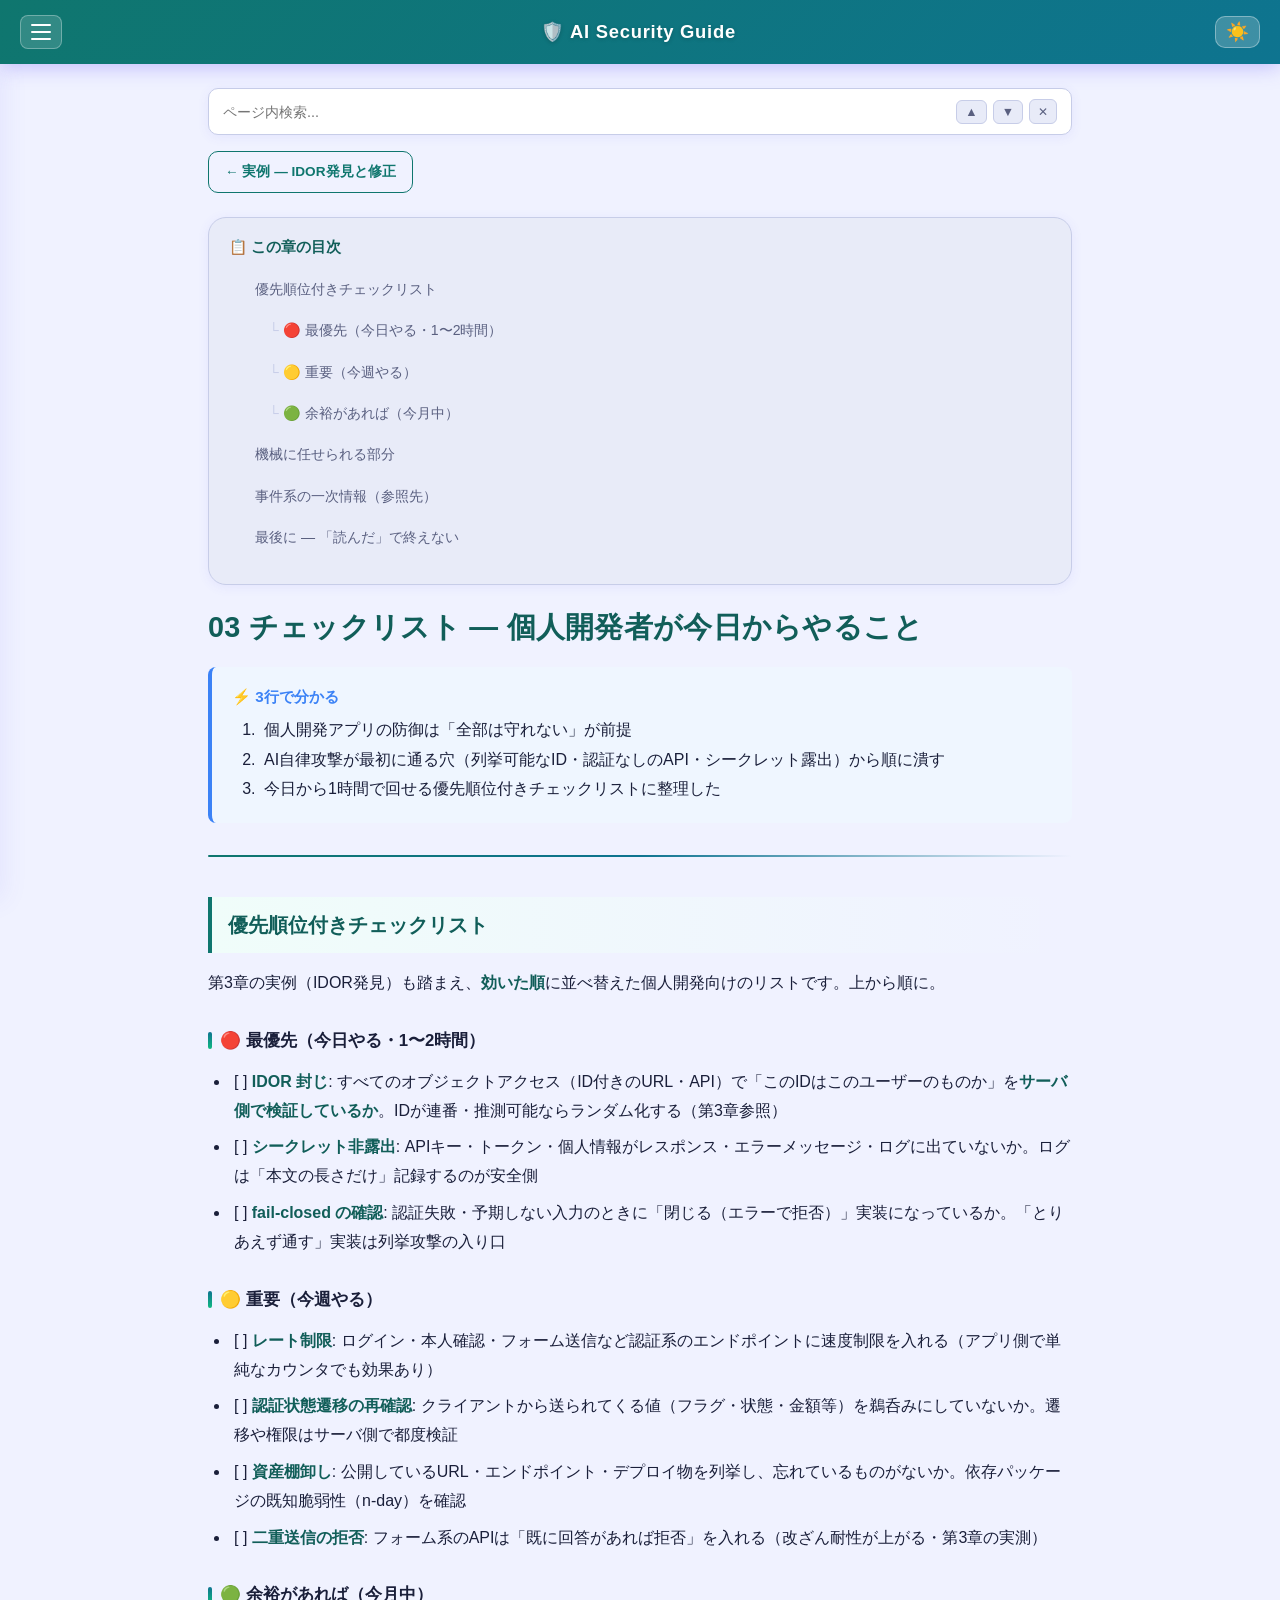
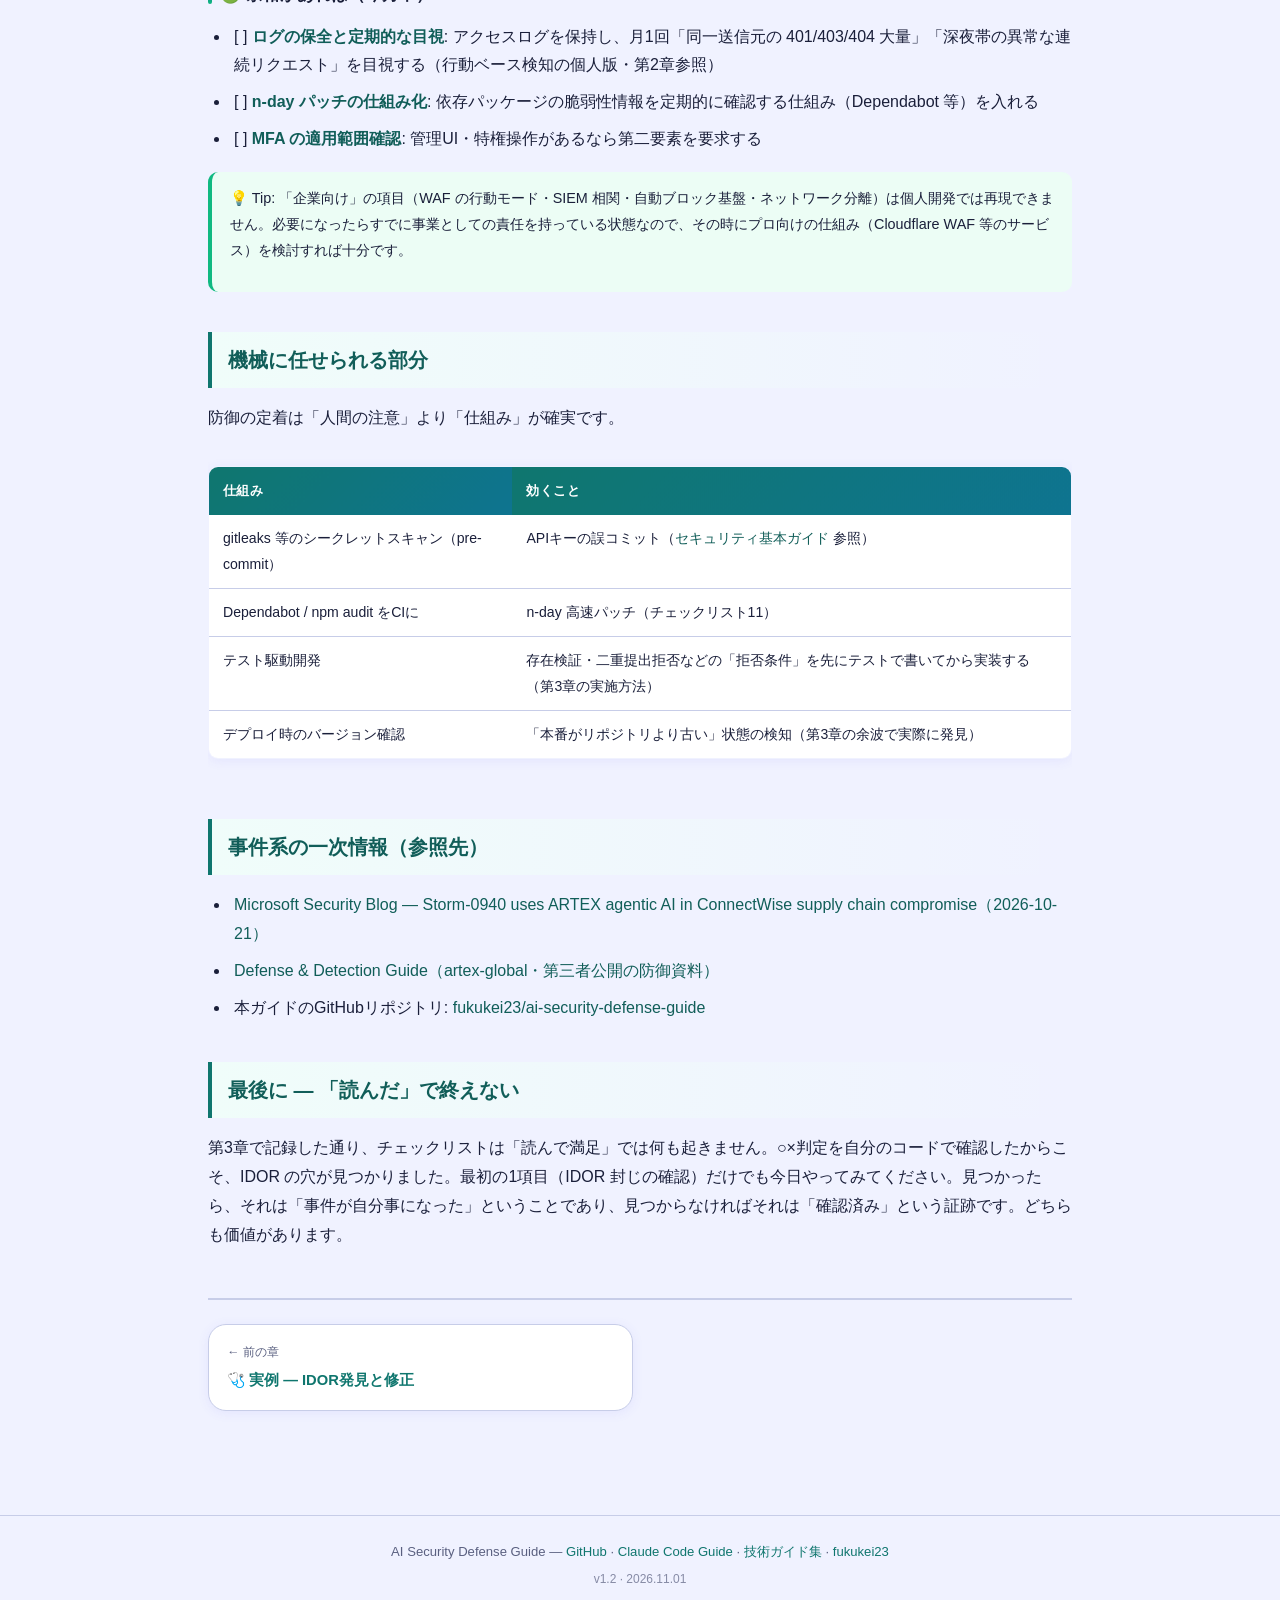
<file: docs/chapters/03-checklist.html>
<!DOCTYPE html>
<html lang="ja" data-theme="light">
<head>
    <meta charset="UTF-8">
    <meta name="viewport" content="width=device-width, initial-scale=1.0">
    <title>今日からのチェックリスト — AIセキュリティ防御ガイド</title>
    <meta name="description" content="今日からのチェックリストの解説 — 事件から始める個人開発者のハードニング実践">
    <meta property="og:title" content="今日からのチェックリスト — AIセキュリティ防御ガイド">
    <meta property="og:description" content="今日からのチェックリストの解説 — 事件から始める個人開発者のハードニング実践">
    <meta property="og:type" content="article">
    <meta property="og:url" content="https://fukukei23.github.io/ai-security-defense-guide/chapters/03-checklist.html">
    <meta name="twitter:card" content="summary">
    <link rel="stylesheet" href="../assets/style.css">
    <link rel="icon" href="data:image/svg+xml,<svg xmlns='http://www.w3.org/2000/svg' viewBox='0 0 100 100'><text y='.9em' font-size='90'>🛡️</text></svg>">
</head>
<body>
    <header class="site-header">
        <button class="menu-toggle" aria-label="メニュー" id="menuToggle">
            <span></span><span></span><span></span>
        </button>
        <a href="../index.html" class="site-title">🛡️ AI Security Guide</a>
        <button class="theme-toggle" id="themeToggle" aria-label="テーマ切替">
            <span class="icon-light">☀️</span>
            <span class="icon-dark">🌙</span>
        </button>
    </header>

    <nav class="sidebar" id="sidebar">
        <div class="sidebar-header">
            <a href="../index.html">🏠 ホーム</a>
        </div>
        
        <a href="00-incident.html"
           class="sidebar-link">
            <span class="sidebar-icon">📰</span>
            事件 — AIペネトレーション
        </a>
        
        <a href="01-defense.html"
           class="sidebar-link">
            <span class="sidebar-icon">🔍</span>
            防御側教訓
        </a>
        
        <a href="02-case-study.html"
           class="sidebar-link">
            <span class="sidebar-icon">🩺</span>
            実例 — IDOR発見と修正
        </a>
        
        <a href="03-checklist.html"
           class="sidebar-link active">
            <span class="sidebar-icon">✅</span>
            今日からのチェックリスト
        </a>
        
    </nav>
    <div class="sidebar-overlay" id="sidebarOverlay"></div>

    <main class="content">
        <div class="chapter-nav-top">
            
            <a href="02-case-study.html" class="nav-prev">← 実例 — IDOR発見と修正</a>
            
            
        </div>

        <article class="chapter-body">
            <h1>03 チェックリスト — 個人開発者が今日からやること</h1>
<aside class="tldr">
<p><strong>3行で分かる</strong></p>
<ol>
<li>個人開発アプリの防御は「全部は守れない」が前提</li>
<li>AI自律攻撃が最初に通る穴（列挙可能なID・認証なしのAPI・シークレット露出）から順に潰す</li>
<li>今日から1時間で回せる優先順位付きチェックリストに整理した</li>
</ol>
</aside>
<hr />
<h2>優先順位付きチェックリスト</h2>
<p>第3章の実例（IDOR発見）も踏まえ、<strong>効いた順</strong>に並べ替えた個人開発向けのリストです。上から順に。</p>
<h3>🔴 最優先（今日やる・1〜2時間）</h3>
<ul>
<li>[ ] <strong>IDOR 封じ</strong>: すべてのオブジェクトアクセス（ID付きのURL・API）で「このIDはこのユーザーのものか」を<strong>サーバ側で検証しているか</strong>。IDが連番・推測可能ならランダム化する（第3章参照）</li>
<li>[ ] <strong>シークレット非露出</strong>: APIキー・トークン・個人情報がレスポンス・エラーメッセージ・ログに出ていないか。ログは「本文の長さだけ」記録するのが安全側</li>
<li>[ ] <strong>fail-closed の確認</strong>: 認証失敗・予期しない入力のときに「閉じる（エラーで拒否）」実装になっているか。「とりあえず通す」実装は列挙攻撃の入り口</li>
</ul>
<h3>🟡 重要（今週やる）</h3>
<ul>
<li>[ ] <strong>レート制限</strong>: ログイン・本人確認・フォーム送信など認証系のエンドポイントに速度制限を入れる（アプリ側で単純なカウンタでも効果あり）</li>
<li>[ ] <strong>認証状態遷移の再確認</strong>: クライアントから送られてくる値（フラグ・状態・金額等）を鵜呑みにしていないか。遷移や権限はサーバ側で都度検証</li>
<li>[ ] <strong>資産棚卸し</strong>: 公開しているURL・エンドポイント・デプロイ物を列挙し、忘れているものがないか。依存パッケージの既知脆弱性（n-day）を確認</li>
<li>[ ] <strong>二重送信の拒否</strong>: フォーム系のAPIは「既に回答があれば拒否」を入れる（改ざん耐性が上がる・第3章の実測）</li>
</ul>
<h3>🟢 余裕があれば（今月中）</h3>
<ul>
<li>[ ] <strong>ログの保全と定期的な目視</strong>: アクセスログを保持し、月1回「同一送信元の 401/403/404 大量」「深夜帯の異常な連続リクエスト」を目視する（行動ベース検知の個人版・第2章参照）</li>
<li>[ ] <strong>n-day パッチの仕組み化</strong>: 依存パッケージの脆弱性情報を定期的に確認する仕組み（Dependabot 等）を入れる</li>
<li>[ ] <strong>MFA の適用範囲確認</strong>: 管理UI・特権操作があるなら第二要素を要求する</li>
</ul>
<div class="callout callout-tip"><p>💡 Tip: 「企業向け」の項目（WAF の行動モード・SIEM 相関・自動ブロック基盤・ネットワーク分離）は個人開発では再現できません。必要になったらすでに事業としての責任を持っている状態なので、その時にプロ向けの仕組み（Cloudflare WAF 等のサービス）を検討すれば十分です。</p></div>
<h2>機械に任せられる部分</h2>
<p>防御の定着は「人間の注意」より「仕組み」が確実です。</p>
<div class="table-wrapper"><table>
<thead>
<tr>
<th>仕組み</th>
<th>効くこと</th>
</tr>
</thead>
<tbody>
<tr>
<td>gitleaks 等のシークレットスキャン（pre-commit）</td>
<td>APIキーの誤コミット（<a href="https://fukukei23.github.io/guides/security-basics/">セキュリティ基本ガイド</a> 参照）</td>
</tr>
<tr>
<td>Dependabot / npm audit をCIに</td>
<td>n-day 高速パッチ（チェックリスト11）</td>
</tr>
<tr>
<td>テスト駆動開発</td>
<td>存在検証・二重提出拒否などの「拒否条件」を先にテストで書いてから実装する（第3章の実施方法）</td>
</tr>
<tr>
<td>デプロイ時のバージョン確認</td>
<td>「本番がリポジトリより古い」状態の検知（第3章の余波で実際に発見）</td>
</tr>
</tbody>
</table></div>
<h2>事件系の一次情報（参照先）</h2>
<ul>
<li><a href="https://www.microsoft.com/en-us/security/blog/2026/10/21/storm-0940-uses-artex-agentic-ai-connectwise-supply-chain-compromise">Microsoft Security Blog — Storm-0940 uses ARTEX agentic AI in ConnectWise supply chain compromise（2026-10-21）</a></li>
<li><a href="#">Defense &amp; Detection Guide（artex-global・第三者公開の防御資料）</a></li>
<li>本ガイドのGitHubリポジトリ: <a href="https://github.com/fukukei23/ai-security-defense-guide">fukukei23/ai-security-defense-guide</a></li>
</ul>
<h2>最後に — 「読んだ」で終えない</h2>
<p>第3章で記録した通り、チェックリストは「読んで満足」では何も起きません。○×判定を自分のコードで確認したからこそ、IDOR の穴が見つかりました。最初の1項目（IDOR 封じの確認）だけでも今日やってみてください。見つかったら、それは「事件が自分事になった」ということであり、見つからなければそれは「確認済み」という証跡です。どちらも価値があります。</p>

        </article>

        <nav class="chapter-nav-bottom">
            
            <a href="02-case-study.html" class="nav-card prev">
                <span class="nav-label">← 前の章</span>
                <span class="nav-title">🩺 実例 — IDOR発見と修正</span>
            </a>
            
            
        </nav>
    </main>

    <footer class="site-footer">
        <p>AI Security Defense Guide — <a href="https://github.com/fukukei23/ai-security-defense-guide">GitHub</a>
         · <a href="https://fukukei23.github.io/claude-code-guide/">Claude Code Guide</a>
         · <a href="https://fukukei23.github.io/guides/">技術ガイド集</a>
         · <a href="https://fukukei23.github.io/">fukukei23</a></p>
        <p class="site-version">v1.2 · 2026.11.01</p>
    </footer>

    <script src="../assets/script.js"></script>
</body>
</html>
</file>
<file: docs/assets/style.css>
/* SSOT Guide — Visual Design v1 */

:root {
    --bg: #f0f2ff;
    --bg-card: #ffffff;
    --bg-secondary: #e8ebf8;
    --text: #1a1f3a;
    --text-secondary: #5a6080;
    --accent: #0f766e;
    --accent-2: #0e7490;
    --accent-3: #10b981;
    --accent-bg: #f0fdfa;
    --accent-dark: #115e59;
    --green: #10b981;
    --green-bg: #ecfdf5;
    --amber: #f59e0b;
    --amber-bg: #fffbeb;
    --red: #ef4444;
    --red-bg: #fef2f2;
    --blue: #3b82f6;
    --blue-bg: #eff6ff;
    --border: #c7cde8;
    --code-bg: #1c1f3a;
    --code-text: #e2e8f0;
    --radius: 18px;
    --radius-sm: 10px;
    --shadow: 0 2px 12px rgba(91,76,245,0.08);
    --shadow-lg: 0 8px 32px rgba(91,76,245,0.14);
    --shadow-card: 0 4px 20px rgba(91,76,245,0.10);
    --header-h: 64px;
    --font: -apple-system, BlinkMacSystemFont, 'Segoe UI', Roboto, 'Noto Sans JP', 'Hiragino Sans', sans-serif;
    --font-mono: 'JetBrains Mono', 'Fira Code', 'Cascadia Code', ui-monospace, monospace;
    /* gradient colors */
    --grad-1: #0f766e;
    --grad-2: #0e7490;
    --grad-3: #10b981;
}

[data-theme="dark"] {
    --bg: #0d0f1e;
    --bg-card: #161929;
    --bg-secondary: #1e2240;
    --text: #e2e8f0;
    --text-secondary: #94a3b8;
    --accent: #5eead4;
    --accent-2: #67e8f9;
    --accent-3: #34d399;
    --accent-bg: #042f2e;
    --accent-dark: #99f6e4;
    --green-bg: #064e3b;
    --amber-bg: #451a03;
    --red-bg: #450a0a;
    --blue-bg: #172554;
    --border: #2d3362;
    --code-bg: #0d0f1e;
    --code-text: #e2e8f0;
    --shadow: 0 2px 12px rgba(0,0,0,0.4);
    --shadow-lg: 0 8px 32px rgba(0,0,0,0.5);
    --shadow-card: 0 4px 20px rgba(0,0,0,0.35);
    --grad-1: #5eead4;
    --grad-2: #67e8f9;
    --grad-3: #34d399;
}

*, *::before, *::after { box-sizing: border-box; margin: 0; padding: 0; }
html { font-size: 16px; scroll-behavior: smooth; -webkit-text-size-adjust: 100%; }
body { font-family: var(--font); color: var(--text); background: var(--bg); line-height: 1.8; min-height: 100vh; }
a { color: var(--accent-dark); text-decoration: none; }
a:hover { text-decoration: underline; }

/* ===== HEADER ===== */
.site-header {
    position: fixed;
    top: 0; left: 0; right: 0;
    height: var(--header-h);
    background: linear-gradient(135deg, var(--grad-1) 0%, var(--grad-2) 100%);
    color: #fff;
    display: flex;
    align-items: center;
    justify-content: space-between;
    padding: 0 20px;
    z-index: 100;
    box-shadow: 0 2px 20px rgba(91,76,245,0.35);
}

.site-title {
    font-size: 1.15rem;
    font-weight: 800;
    color: #fff;
    white-space: nowrap;
    letter-spacing: 0.04em;
    text-shadow: 0 1px 4px rgba(0,0,0,0.2);
}

/* Hamburger */
.menu-toggle {
    display: flex;
    flex-direction: column;
    gap: 5px;
    background: rgba(255,255,255,0.15);
    border: 1.5px solid rgba(255,255,255,0.3);
    cursor: pointer;
    padding: 8px 10px;
    border-radius: 8px;
}
.menu-toggle span {
    display: block;
    width: 20px;
    height: 2px;
    background: #fff;
    border-radius: 2px;
    transition: transform 0.3s, opacity 0.3s;
}
.menu-toggle.active span:nth-child(1) { transform: translateY(7px) rotate(45deg); }
.menu-toggle.active span:nth-child(2) { opacity: 0; }
.menu-toggle.active span:nth-child(3) { transform: translateY(-7px) rotate(-45deg); }

.theme-toggle {
    background: rgba(255,255,255,0.2);
    border: 1.5px solid rgba(255,255,255,0.35);
    cursor: pointer;
    font-size: 1.15rem;
    padding: 6px 10px;
    border-radius: 10px;
    line-height: 1;
    transition: background 0.2s;
}
.theme-toggle:hover { background: rgba(255,255,255,0.35); }
[data-theme="light"] .icon-dark { display: none; }
[data-theme="dark"] .icon-light { display: none; }

/* ===== SIDEBAR ===== */
.sidebar {
    position: fixed;
    top: var(--header-h);
    left: 0; bottom: 0;
    width: 290px;
    background: var(--bg-card);
    border-right: 1px solid var(--border);
    transform: translateX(-100%);
    transition: transform 0.3s cubic-bezier(.4,0,.2,1);
    z-index: 90;
    overflow-y: auto;
    padding: 16px 0;
    box-shadow: 4px 0 24px rgba(91,76,245,0.08);
}
.sidebar.open { transform: translateX(0); }

.sidebar-header {
    padding: 4px 20px 16px;
    border-bottom: 1px solid var(--border);
    margin-bottom: 8px;
}
.sidebar-header a { font-weight: 700; font-size: 1rem; color: var(--accent-dark); }

.sidebar-link {
    display: flex;
    align-items: center;
    gap: 12px;
    padding: 11px 24px;
    color: var(--text-secondary);
    font-size: 0.9rem;
    transition: background 0.15s, color 0.15s, padding-left 0.15s;
    border-left: 3px solid transparent;
}
.sidebar-link:hover {
    background: var(--accent-bg);
    color: var(--accent);
    text-decoration: none;
    padding-left: 28px;
    border-left-color: var(--accent);
}
.sidebar-link.active {
    color: var(--accent);
    font-weight: 700;
    background: var(--accent-bg);
    border-left: 3px solid var(--accent);
}
.sidebar-icon { font-size: 1.1rem; flex-shrink: 0; }

.sidebar-overlay {
    display: none;
    position: fixed;
    inset: 0;
    top: var(--header-h);
    background: rgba(0,0,0,0.45);
    backdrop-filter: blur(2px);
    z-index: 80;
}
.sidebar-overlay.visible { display: block; }

/* ===== CONTENT ===== */
.content {
    max-width: 900px;
    margin: 0 auto;
    padding: calc(var(--header-h) + 24px) 18px 72px;
}

/* Chapter nav top */
.chapter-nav-top {
    display: flex;
    justify-content: space-between;
    gap: 8px;
    margin-bottom: 24px;
    font-size: 0.85rem;
}
.nav-prev, .nav-next {
    color: var(--accent);
    padding: 8px 16px;
    border: 1.5px solid var(--accent);
    border-radius: var(--radius-sm);
    font-weight: 700;
    transition: all 0.2s;
}
.nav-prev:hover, .nav-next:hover {
    background: var(--accent);
    color: #fff;
    text-decoration: none;
    transform: translateY(-1px);
    box-shadow: var(--shadow);
}

/* ===== CHAPTER BODY ===== */
.chapter-body h1 {
    font-size: 1.8rem;
    margin-bottom: 8px;
    color: var(--accent-dark);
    letter-spacing: 0.01em;
    line-height: 1.3;
}
.chapter-body h1 + p {
    color: var(--text-secondary);
    font-size: 0.95rem;
    margin-bottom: 28px;
    padding-bottom: 20px;
    border-bottom: 2px solid var(--border);
}
.chapter-body h2 {
    font-size: 1.25rem;
    margin-top: 40px;
    margin-bottom: 16px;
    padding: 10px 16px;
    background: linear-gradient(90deg, var(--accent-bg) 0%, transparent 100%);
    border-left: 4px solid var(--accent);
    border-radius: 0 var(--radius-sm) var(--radius-sm) 0;
    color: var(--accent-dark);
    font-weight: 800;
}
.chapter-body h3 {
    font-size: 1.05rem;
    margin-top: 28px;
    margin-bottom: 12px;
    color: var(--text);
    font-weight: 700;
    display: flex;
    align-items: center;
    gap: 8px;
}
.chapter-body h3::before {
    content: '';
    display: inline-block;
    width: 4px;
    height: 1em;
    background: linear-gradient(180deg, var(--grad-2), var(--grad-3));
    border-radius: 2px;
    flex-shrink: 0;
}
.chapter-body h4 {
    font-size: 0.95rem;
    margin-top: 18px;
    margin-bottom: 8px;
    font-weight: 700;
    color: var(--accent-dark);
}
.chapter-body p { margin-bottom: 14px; }
.chapter-body ul, .chapter-body ol { margin-bottom: 14px; padding-left: 22px; }
.chapter-body li { margin-bottom: 8px; padding-left: 4px; }
.chapter-body strong { color: var(--accent-dark); font-weight: 700; }
.chapter-body hr {
    border: none;
    height: 2px;
    background: linear-gradient(90deg, var(--accent), var(--accent-2), transparent);
    margin: 32px 0;
    border-radius: 1px;
}

/* ===== CODE BLOCKS ===== */
.code-block-wrapper { position: relative; margin-bottom: 18px; }
.chapter-body pre {
    background: var(--code-bg);
    color: var(--code-text);
    padding: 20px 18px;
    border-radius: var(--radius-sm);
    overflow-x: auto;
    font-size: 0.82rem;
    line-height: 1.75;
    border: 1px solid var(--border);
    box-shadow: var(--shadow-lg);
}
.chapter-body code { font-family: var(--font-mono); font-size: 0.9em; }
.chapter-body :not(pre) > code {
    background: var(--accent-bg);
    color: var(--accent-dark);
    padding: 2px 6px;
    border-radius: 5px;
    font-size: 0.88em;
    border: 1px solid rgba(91,76,245,0.2);
}
.copy-btn {
    position: absolute;
    top: 10px; right: 10px;
    background: rgba(91,76,245,0.2);
    color: var(--accent-dark);
    border: 1px solid rgba(91,76,245,0.3);
    padding: 4px 10px;
    border-radius: 6px;
    font-size: 0.75rem;
    cursor: pointer;
    font-family: var(--font);
    transition: all 0.2s;
}
.copy-btn:hover { background: var(--accent); color: #fff; }
.copy-btn.copied { background: var(--green); color: #fff; border-color: var(--green); }

/* ===== TABLES ===== */
.chapter-body table {
    width: 100%;
    border-collapse: collapse;
    margin: 20px 0;
    font-size: 0.88rem;
    border-radius: var(--radius-sm);
    overflow: hidden;
    box-shadow: var(--shadow);
    border: 1px solid var(--border);
}
.chapter-body th {
    background: linear-gradient(135deg, var(--accent) 0%, var(--accent-2) 100%);
    color: #fff;
    padding: 12px 14px;
    text-align: left;
    font-weight: 700;
    font-size: 0.83rem;
    letter-spacing: 0.03em;
}
.chapter-body td {
    padding: 11px 14px;
    border-bottom: 1px solid var(--border);
    background: var(--bg-card);
    vertical-align: top;
}
.chapter-body tr:last-child td { border-bottom: none; }
.chapter-body tr:hover td { background: var(--bg-secondary); }

/* ===== BLOCKQUOTE ===== */
.chapter-body blockquote {
    border-left: 4px solid var(--accent-2);
    background: linear-gradient(90deg, var(--blue-bg) 0%, transparent 100%);
    padding: 14px 18px;
    margin: 18px 0;
    border-radius: 0 var(--radius-sm) var(--radius-sm) 0;
    color: var(--text-secondary);
    font-size: 0.93rem;
    font-style: italic;
}
[data-theme="dark"] .chapter-body blockquote {
    background: linear-gradient(90deg, rgba(56,189,248,0.1) 0%, transparent 100%);
}

/* ===== TOC ===== */
.toc {
    background: var(--bg-secondary);
    border: 1px solid var(--border);
    border-radius: var(--radius);
    padding: 16px 20px;
    margin: 24px 0;
    box-shadow: var(--shadow);
}
.toc-title { font-weight: 800; margin-bottom: 12px; color: var(--accent-dark); font-size: 0.92rem; }
.toc-list { list-style: none; padding: 0; }
.toc-list li a {
    display: block;
    padding: 4px 0;
    color: var(--text-secondary);
    font-size: 0.88rem;
    border-radius: 4px;
    transition: color 0.15s, padding-left 0.15s;
}
.toc-list li a:hover { color: var(--accent); text-decoration: none; padding-left: 6px; }
.toc-h3 a { padding-left: 14px !important; }
.toc-h3 a::before { content: '└ '; color: var(--border); }

/* ===== SEARCH BAR ===== */
.search-bar {
    display: flex;
    align-items: center;
    gap: 6px;
    margin-bottom: 16px;
    padding: 10px 14px;
    background: var(--bg-card);
    border: 1.5px solid var(--border);
    border-radius: var(--radius-sm);
    box-shadow: var(--shadow);
}
.search-bar input {
    flex: 1;
    border: none;
    outline: none;
    background: transparent;
    color: var(--text);
    font-size: 0.9rem;
    font-family: var(--font);
}
.search-count { font-size: 0.78rem; color: var(--text-secondary); white-space: nowrap; }
.search-prev, .search-next, .search-clear {
    background: var(--bg-secondary);
    border: 1px solid var(--border);
    padding: 4px 8px;
    border-radius: 6px;
    cursor: pointer;
    font-size: 0.78rem;
    color: var(--text-secondary);
}
.search-prev:hover, .search-next:hover, .search-clear:hover {
    background: var(--accent);
    color: #fff;
    border-color: var(--accent);
}
.search-highlight { background: #fde047; color: #1a1f3a; border-radius: 2px; padding: 0 2px; }
.search-current { background: #f97316; color: #fff; }

/* ===== CHAPTER NAV BOTTOM ===== */
.chapter-nav-bottom {
    display: grid;
    grid-template-columns: 1fr 1fr;
    gap: 14px;
    margin-top: 48px;
    padding-top: 24px;
    border-top: 2px solid var(--border);
}
.nav-card {
    display: flex;
    flex-direction: column;
    padding: 16px 18px;
    background: var(--bg-card);
    border: 1.5px solid var(--border);
    border-radius: var(--radius);
    color: var(--text);
    transition: all 0.25s;
    box-shadow: var(--shadow);
}
.nav-card:hover {
    border-color: var(--accent);
    box-shadow: var(--shadow-lg);
    transform: translateY(-2px);
    text-decoration: none;
}
.nav-card.prev { text-align: left; }
.nav-card.next { text-align: right; }
.nav-label { font-size: 0.78rem; color: var(--text-secondary); margin-bottom: 4px; }
.nav-title { font-size: 0.92rem; font-weight: 700; color: var(--accent); }

/* ===== INDEX PAGE ===== */
.index-page .content {
    max-width: 960px;
    padding-top: calc(var(--header-h) + 32px);
}

/* Hero section */
.hero {
    text-align: center;
    padding: 48px 24px 36px;
    margin-bottom: 12px;
    background: linear-gradient(135deg, rgba(91,76,245,0.07) 0%, rgba(14,165,233,0.05) 50%, rgba(16,185,129,0.04) 100%);
    border-radius: 24px;
    border: 1px solid rgba(91,76,245,0.12);
    position: relative;
    overflow: hidden;
}
.hero::before {
    content: '';
    position: absolute;
    top: -60px; right: -60px;
    width: 220px; height: 220px;
    background: radial-gradient(circle, rgba(91,76,245,0.1) 0%, transparent 70%);
    border-radius: 50%;
    pointer-events: none;
}
.hero::after {
    content: '';
    position: absolute;
    bottom: -40px; left: -40px;
    width: 160px; height: 160px;
    background: radial-gradient(circle, rgba(14,165,233,0.1) 0%, transparent 70%);
    border-radius: 50%;
    pointer-events: none;
}
.hero h1 {
    font-size: 2rem;
    font-weight: 900;
    background: linear-gradient(135deg, var(--grad-1) 0%, var(--grad-2) 50%, var(--grad-3) 100%);
    -webkit-background-clip: text;
    background-clip: text;
    -webkit-text-fill-color: transparent;
    margin-bottom: 14px;
    letter-spacing: -0.01em;
    line-height: 1.2;
}
.hero p {
    font-size: 1rem;
    color: var(--text-secondary);
    line-height: 1.7;
}

/* Chapter category */
.chapter-category {
    margin-bottom: 36px;
}
.chapter-category-heading {
    font-size: 1rem;
    font-weight: 700;
    color: var(--text-secondary);
    margin-bottom: 16px;
    padding-bottom: 8px;
    border-bottom: 1px solid var(--border);
}

/* Chapter grid */
.chapter-grid {
    display: grid;
    grid-template-columns: repeat(auto-fill, minmax(260px, 1fr));
    gap: 16px;
    margin: 28px 0;
}

.chapter-card {
    display: flex;
    flex-direction: column;
    padding: 22px 20px;
    background: var(--bg-card);
    border: 1.5px solid var(--border);
    border-radius: var(--radius);
    color: var(--text);
    transition: all 0.25s cubic-bezier(.4,0,.2,1);
    box-shadow: var(--shadow-card);
    position: relative;
    overflow: hidden;
}
.chapter-card::before {
    content: '';
    position: absolute;
    top: 0; left: 0; right: 0;
    height: 3px;
    background: linear-gradient(90deg, var(--grad-1) 0%, var(--grad-2) 50%, var(--grad-3) 100%);
    opacity: 0;
    transition: opacity 0.25s;
}
.chapter-card:hover {
    border-color: var(--accent);
    box-shadow: var(--shadow-lg);
    transform: translateY(-4px);
    text-decoration: none;
}
.chapter-card:hover::before { opacity: 1; }
.card-icon { font-size: 2.2rem; margin-bottom: 10px; line-height: 1; }
.card-number {
    font-size: 0.72rem;
    font-weight: 700;
    color: var(--accent);
    letter-spacing: 0.08em;
    text-transform: uppercase;
    margin-bottom: 4px;
    opacity: 0.7;
}
.card-title {
    font-size: 1.05rem;
    font-weight: 800;
    color: var(--text);
    margin-bottom: 8px;
    line-height: 1.3;
    transition: color 0.2s;
}
.chapter-card:hover .card-title { color: var(--accent); }
.card-desc {
    font-size: 0.82rem;
    color: var(--text-secondary);
    line-height: 1.55;
    flex: 1;
}

/* Features section */
.features {
    margin: 28px 0;
    padding: 28px 24px;
    background: var(--bg-card);
    border-radius: var(--radius);
    border: 1px solid var(--border);
    box-shadow: var(--shadow);
}
.features h2 {
    font-size: 1.1rem;
    font-weight: 800;
    color: var(--text);
    margin-bottom: 20px;
}
.feature-grid {
    display: grid;
    grid-template-columns: repeat(auto-fill, minmax(180px, 1fr));
    gap: 14px;
}
.feature-item {
    padding: 16px;
    background: var(--bg-secondary);
    border-radius: var(--radius-sm);
    text-align: center;
    border: 1px solid var(--border);
    transition: transform 0.2s, box-shadow 0.2s;
}
.feature-item:hover { transform: translateY(-2px); box-shadow: var(--shadow); }
.feature-icon { font-size: 1.8rem; margin-bottom: 8px; display: block; }
.feature-item h3 { font-size: 0.88rem; font-weight: 700; margin-bottom: 4px; color: var(--text); }
.feature-item p { font-size: 0.78rem; color: var(--text-secondary); line-height: 1.5; }

/* Footer */
.site-footer {
    text-align: center;
    padding: 24px;
    font-size: 0.82rem;
    color: var(--text-secondary);
    border-top: 1px solid var(--border);
    margin-top: 32px;
}
.site-footer a { color: var(--accent); }
.site-version {
    margin-top: 6px;
    font-size: 0.75rem;
    color: var(--text-secondary);
    opacity: 0.7;
    font-variant-numeric: tabular-nums;
}

/* ===== MOBILE ===== */
@media (max-width: 600px) {
    .hero { padding: 36px 16px 28px; }
    .hero h1 { font-size: 1.55rem; }
    .chapter-grid { grid-template-columns: 1fr; gap: 12px; }
    .chapter-nav-bottom { grid-template-columns: 1fr; }
    .feature-grid { grid-template-columns: repeat(2, 1fr); }
    .content { padding-left: 14px; padding-right: 14px; }
    .chapter-body h1 { font-size: 1.45rem; }
    .chapter-body h2 { font-size: 1.1rem; }
}

/* ===== TABLE WRAPPER ===== */
.table-wrapper { overflow-x: auto; margin-bottom: 20px; }

/* ===== CALLOUTS ===== */
.callout {
    padding: 14px 18px;
    border-radius: var(--radius-sm);
    margin: 18px 0;
    border-left: 4px solid;
    font-size: 0.9rem;
}
.callout-info { background: var(--blue-bg); border-color: var(--blue); }
.callout-tip { background: var(--green-bg); border-color: var(--green); }
.callout-warn { background: var(--amber-bg); border-color: var(--amber); }
.callout-danger { background: var(--red-bg); border-color: var(--red); }
[data-theme="dark"] .callout-info { background: rgba(59,130,246,0.1); }
[data-theme="dark"] .callout-tip { background: rgba(16,185,129,0.1); }
[data-theme="dark"] .callout-warn { background: rgba(245,158,11,0.1); }
[data-theme="dark"] .callout-danger { background: rgba(239,68,68,0.1); }

/* ===== TLDR (3行で分かる) ===== */
.tldr {
    background: var(--blue-bg);
    border-left: 4px solid var(--blue);
    border-radius: 8px;
    padding: 1rem 1.25rem;
    margin: 1.25rem 0;
}
.tldr::before {
    content: "⚡ 3行で分かる";
    display: block;
    font-weight: 700;
    color: var(--blue);
    margin-bottom: 0.5rem;
    font-size: 0.95em;
}
.tldr p:first-of-type { display: none; }  /* 『3行で分かる』見出し行（::beforeで代替表示）を隠す */
.tldr ol { margin: 0.25rem 0 0 1.25rem; padding-left: 0.5rem; }
.tldr li { margin-bottom: 0.35rem; line-height: 1.5; }

/* ===== MERMAID ===== */
.mermaid {
    margin: 20px 0;
    text-align: center;
    overflow-x: auto;
    background: var(--bg-secondary);
    border-radius: var(--radius-sm);
    padding: 16px;
    border: 1px solid var(--border);
}
</file>
